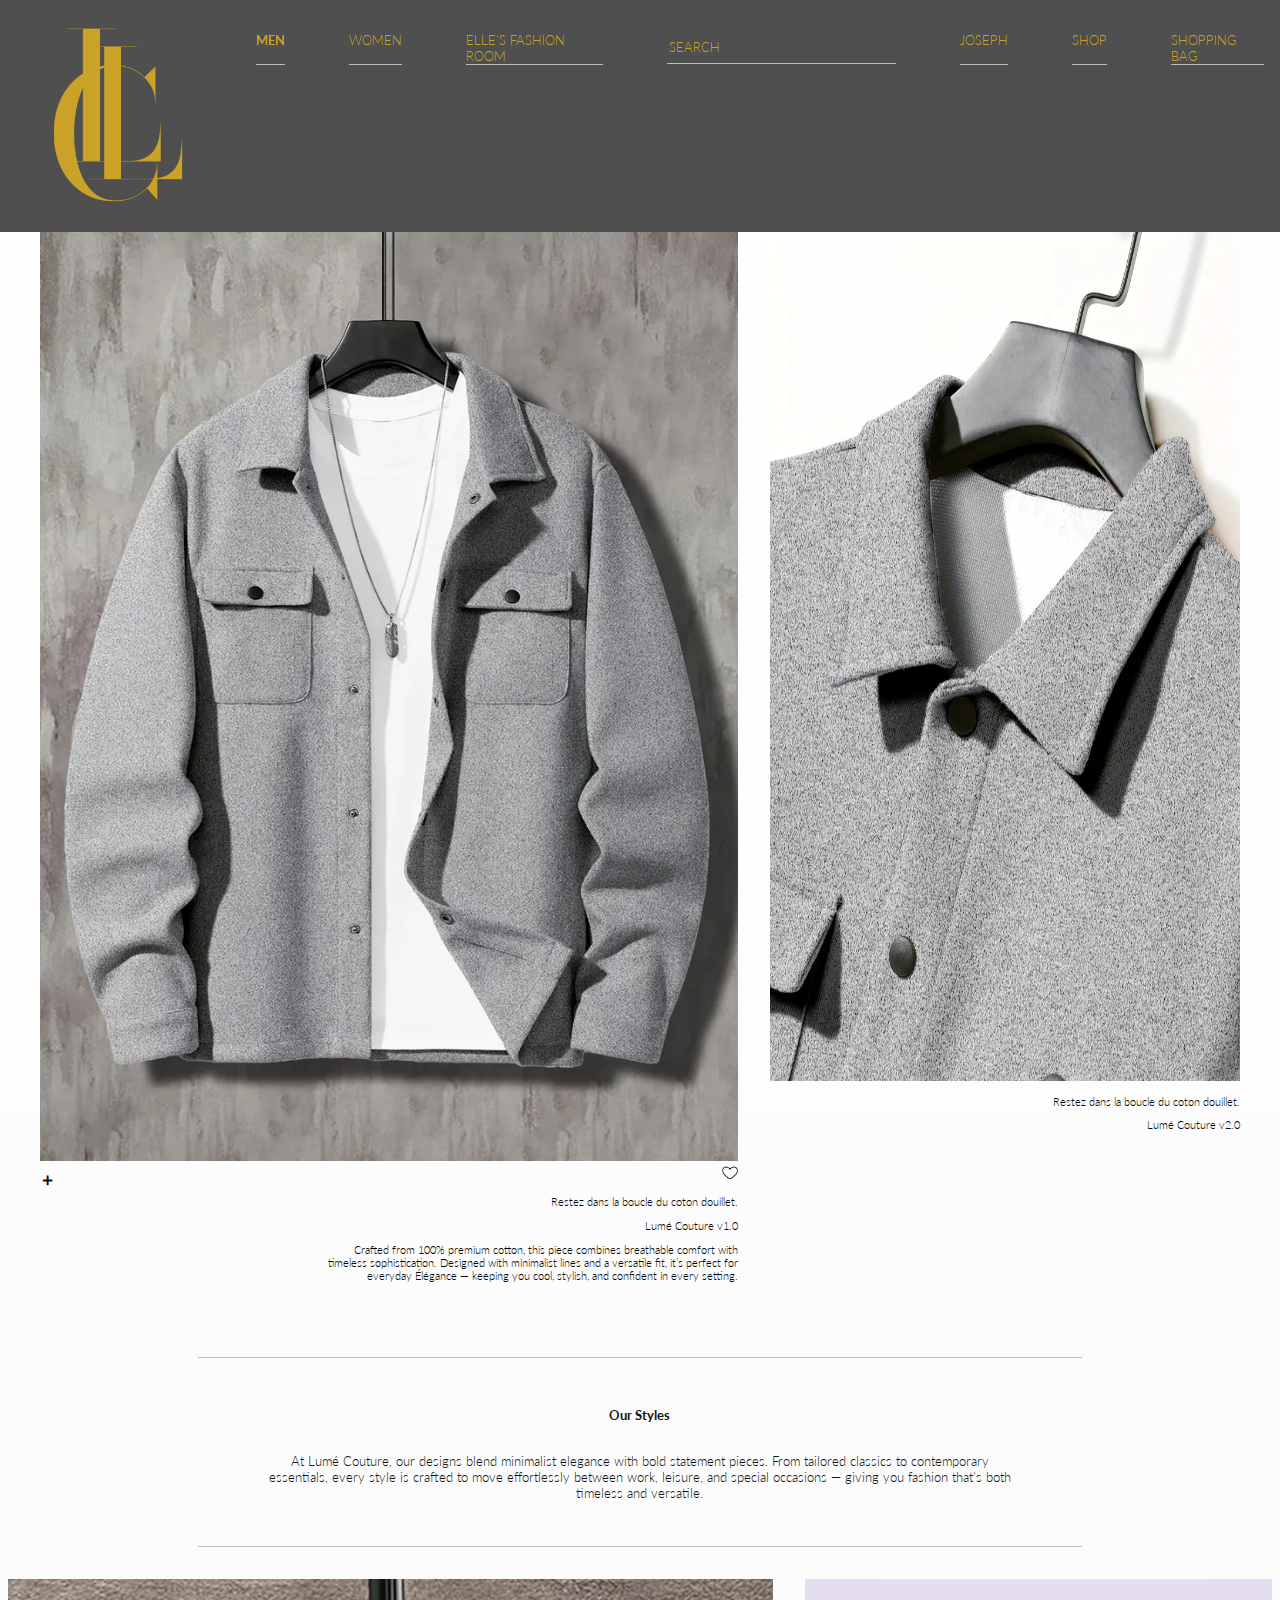
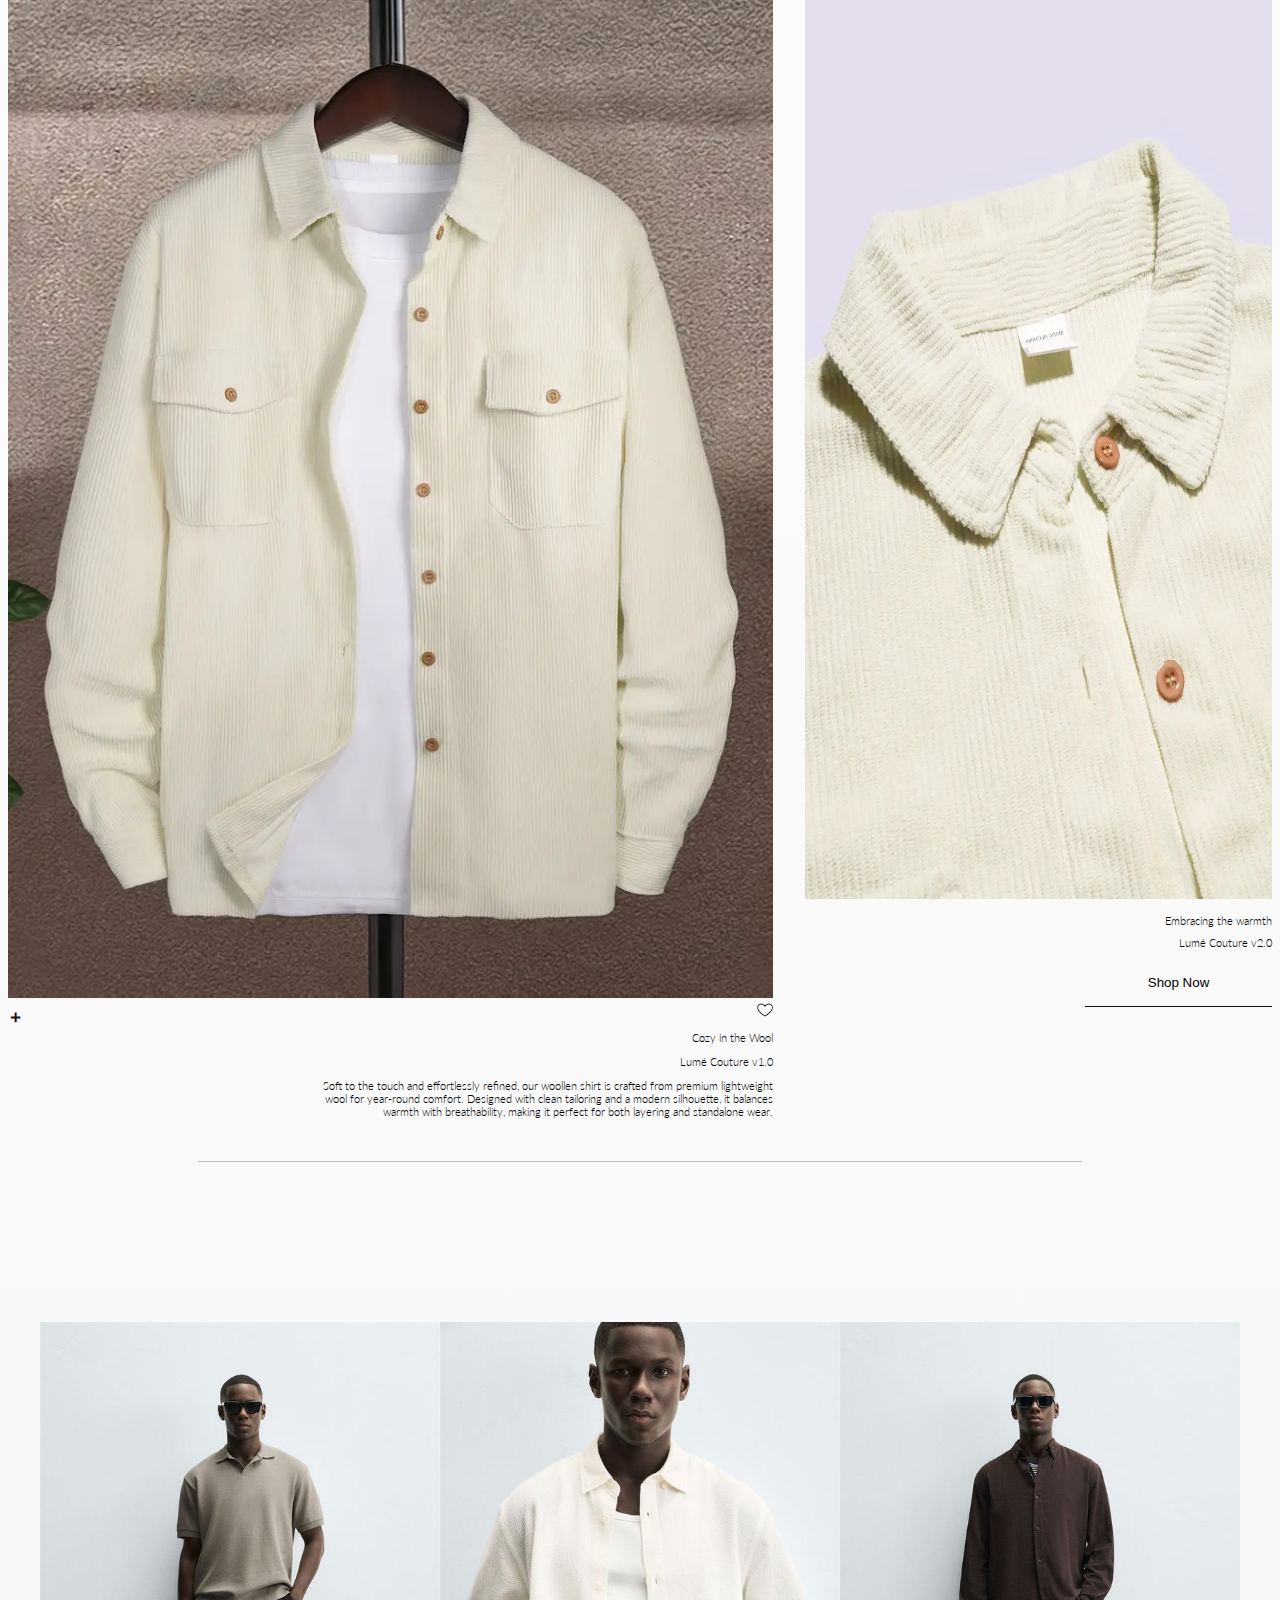
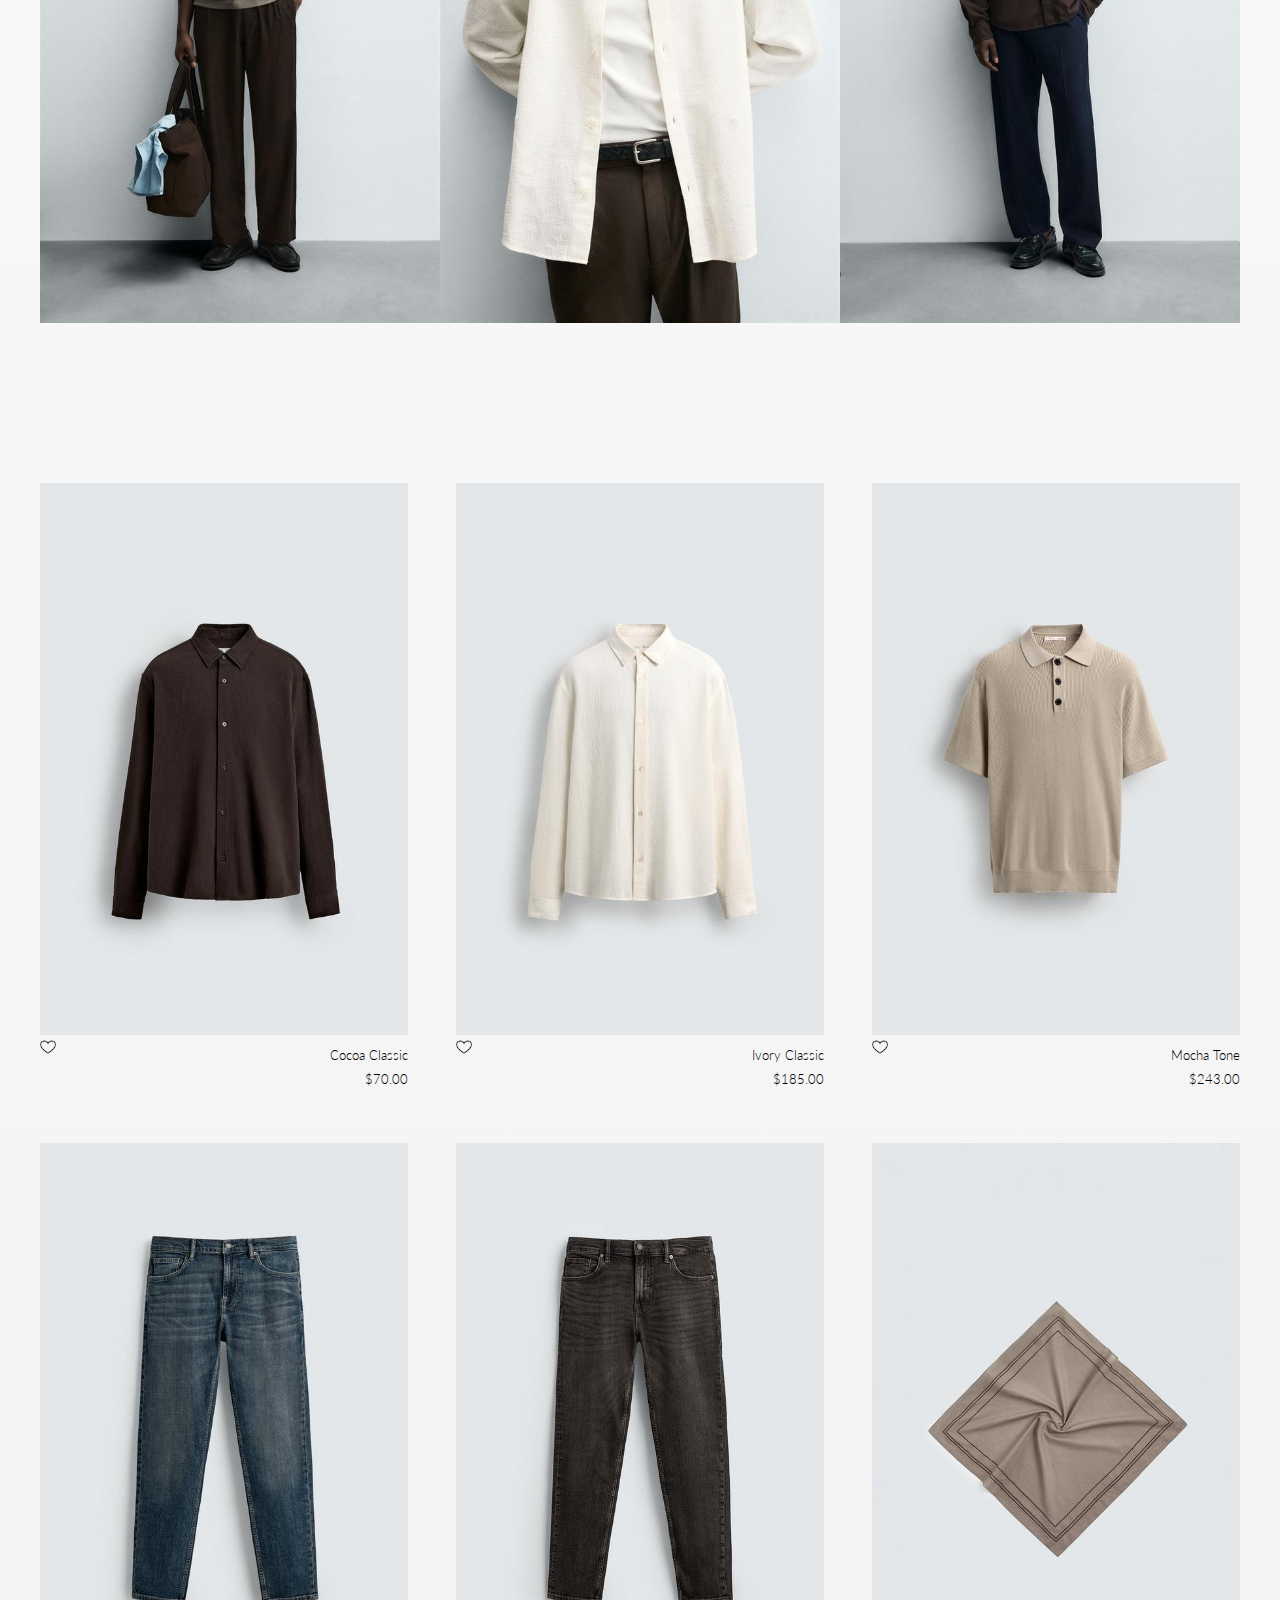
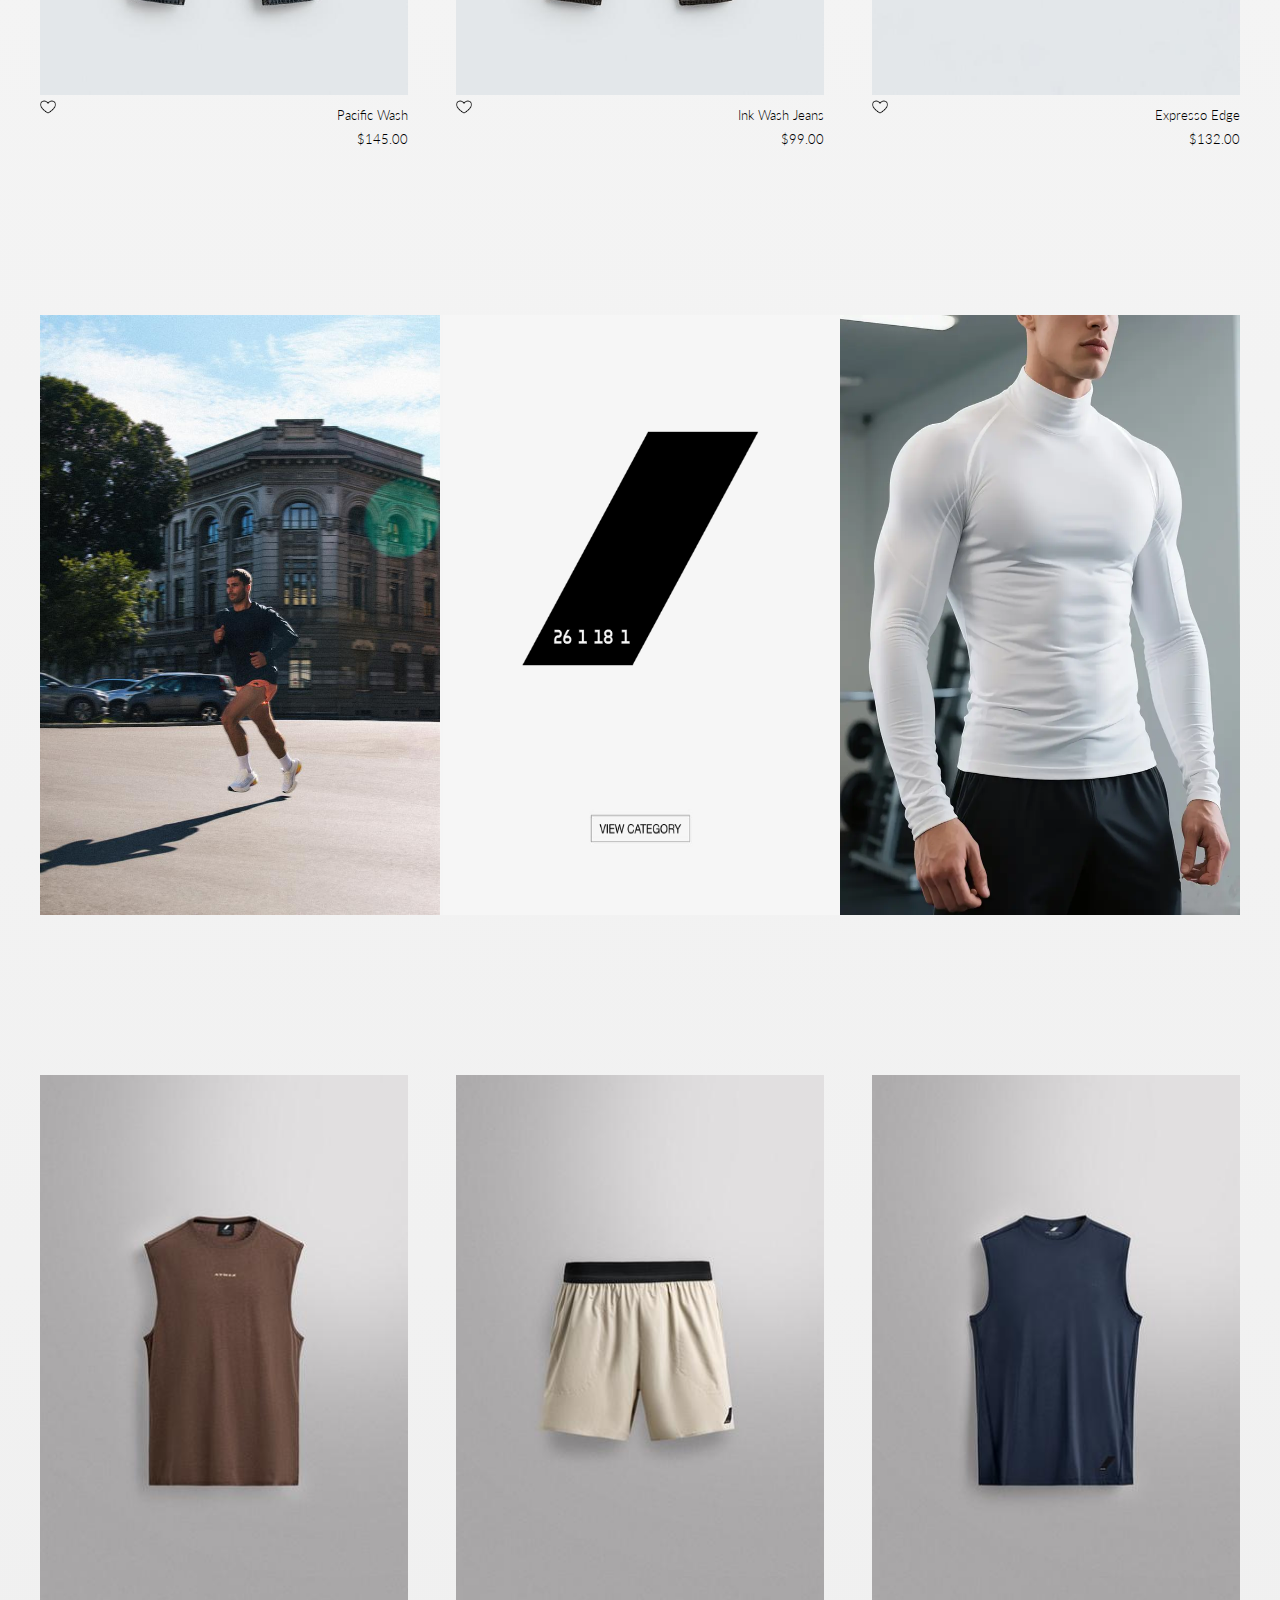
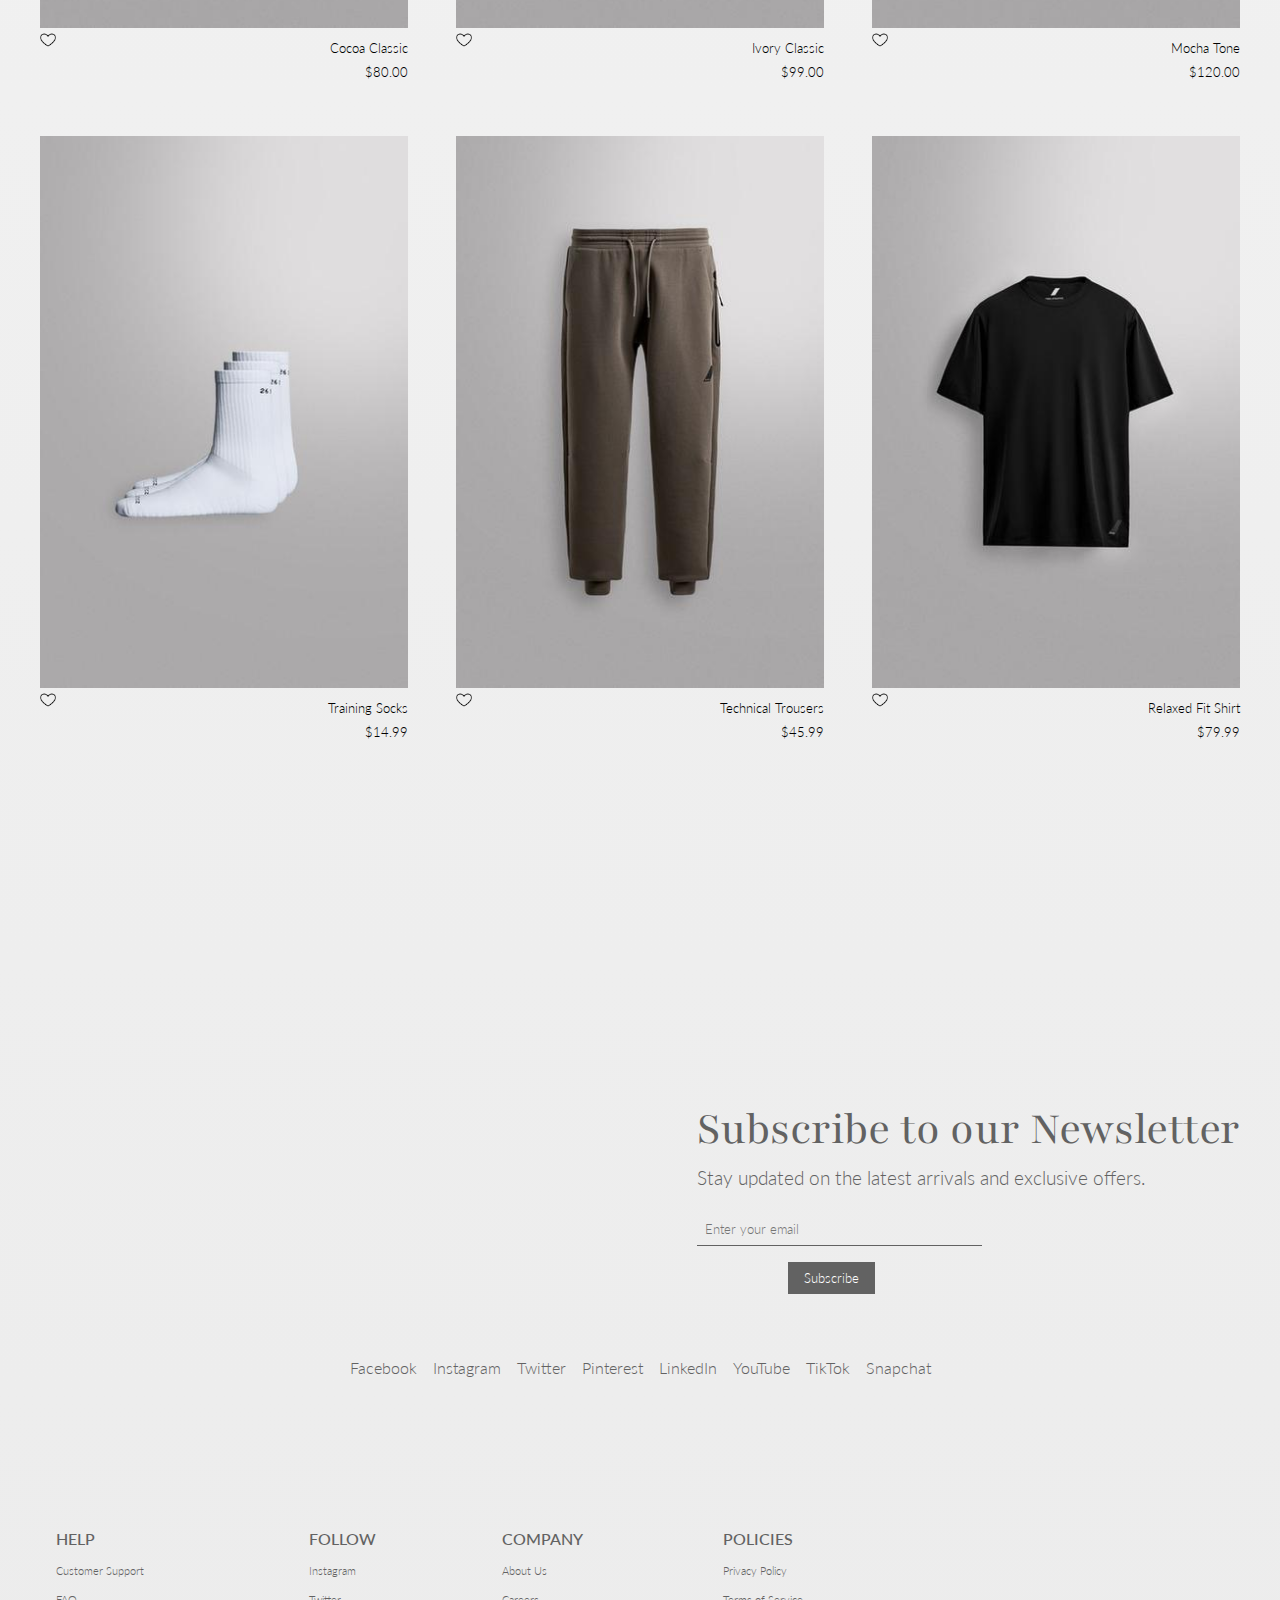
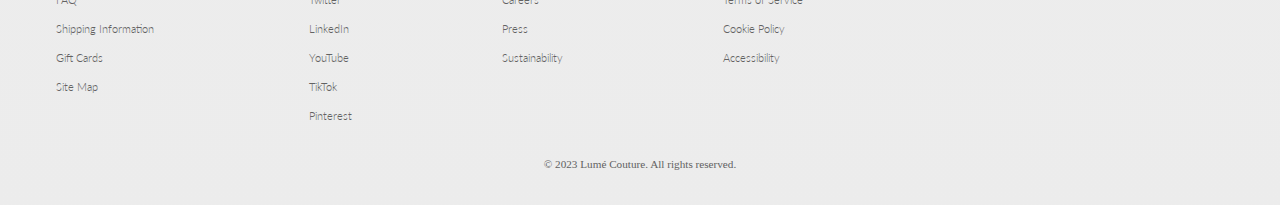
<file: index.html>
<!DOCTYPE html>
<html lang="en">
  <head>
    <meta charset="UTF-8" />
    <meta name="viewport" content="width=device-width, initial-scale=1.0" />
    <link rel="preconnect" href="https://fonts.googleapis.com" />
    <link rel="preconnect" href="https://fonts.gstatic.com" crossorigin />
    <link
      href="https://fonts.googleapis.com/css2?family=Bodoni+Moda:ital,opsz,wght@0,6..96,400..900;1,6..96,400..900&family=Lato:ital,wght@0,100;0,300;0,400;0,700;0,900;1,100;1,300;1,400;1,700;1,900&family=Playfair:ital,opsz,wght@0,5..1200,300..900;1,5..1200,300..900&family=Wix+Madefor+Text:ital,wght@0,400..800;1,400..800&display=swap"
      rel="stylesheet"
    />
    <link rel="stylesheet" href="styles/main.css" />
    <title>Lumé Couture: Home</title>
  </head>
  <body>
    <header>
      <!-- HAMBURGER ICON -->

      <img src="assets/imgs/Lume Couture Black.png" alt="Lumé Couture Logo" />
      <img
        class="hidden"
        src="assets/imgs/Lume couture.png"
        alt="Lumé Couture Logo"
      />
      <nav>
        <ul>
          <li class="active men-toggle">
            <a href="index.html" onclick="toggleMenMenu()">MEN</a>
          </li>
          <li><a href="#" onclick="toggleWomenMenu()">WOMEN</a></li>
          <li>
            <a href="#" onclick="toggleElleMenu()">ELLE'S FASHION ROOM</a>
          </li>
          <input type="search" placeholder="SEARCH" />
          <li><a href="#">JOSEPH</a></li>
          <li><a href="shop.html">SHOP</a></li>
          <li><a href="shopping_bag.html">SHOPPING BAG</a></li>
        </ul>
      </nav>
      <aside class="men-menu">
        <ul>
          <li><a href="#">Trousers</a></li>
          <li><a href="#">Shirts and Vests</a></li>
          <li><a href="#">Sweaters</a></li>
          <li><a href="#">Outerwear</a></li>
          <li><a href="#">Accessories</a></li>
          <li><a href="#">Footwear</a></li>
          <li><a href="#">Bags</a></li>
          <li><a href="#">Jewelry</a></li>
          <li><a href="#">Watches</a></li>
          <li><a href="#">Belts</a></li>
          <li><a href="#">Hats</a></li>
        </ul>
      </aside>
    </header>

    <section class="displays">
      <div class="display-01">
        <div class="display-01-left">
          <img
            src="assets/imgs/Men Clothing/6ad13de5-690f-4756-b317-181e3bc2af53.webp"
            alt=""
          />
          <div class="display-01-left-info">
            <span class="add-to-cart"><a href="#">+</a></span>
            <span class="product-info">
              <a href="#" onclick="toggleFavorite(this)"
                ><img src="assets/imgs/Icons/favorite.png" alt=""
              /></a>
              <p>Restez dans la boucle du coton douillet.</p>
              <p>Lumé Couture v1.0</p>
              <p>
                Crafted from 100% premium cotton, this piece combines breathable
                comfort with timeless sophistication. Designed with minimalist
                lines and a versatile fit, it’s perfect for everyday Élégance —
                keeping you cool, stylish, and confident in every setting.
              </p>
            </span>
            <!-- <button>Shop Now</button> -->
          </div>
        </div>
        <div class="display-01-right">
          <img
            src="assets/imgs/Men Clothing/cb14580a-ed29-49b7-92a7-7ad0dae5af30.webp"
            alt=""
          />
          <div class="display-01-right-info">
            <p>Restez dans la boucle du coton douillet.</p>
            <p>Lumé Couture v2.0</p>
            <!-- <button>Shop Now</button> -->
          </div>
        </div>
      </div>
    </section>

    <hr />

    <div class="media-description">
      <h4>Our Styles</h4>
      <p>
        At Lumé Couture, our designs blend minimalist elegance with bold
        statement pieces. From tailored classics to contemporary essentials,
        every style is crafted to move effortlessly between work, leisure, and
        special occasions — giving you fashion that’s both timeless and
        versatile.
      </p>
    </div>

    <hr />

    <div class="display-01">
      <div class="display-01-left">
        <img
          src="assets/imgs/Men Clothing/c05b4979-a235-4644-b5cb-0c3c2bc9c213.webp"
          alt=""
        />
        <div class="display-01-left-info">
          <span class="add-to-cart"><a href="#">+</a></span>
          <span class="product-info">
            <a onclick="toggleFavorite(this)" href="#"
              ><img src="assets/imgs/Icons/favorite.png" alt=""
            /></a>
            <p>Cozy in the Wool</p>
            <p>Lumé Couture v1.0</p>
            <p>
              Soft to the touch and effortlessly refined, our woollen shirt is
              crafted from premium lightweight wool for year-round comfort.
              Designed with clean tailoring and a modern silhouette, it balances
              warmth with breathability, making it perfect for both layering and
              standalone wear.
            </p>
          </span>
          <!-- <button>Shop Now</button> -->
        </div>
      </div>
      <div class="display-01-right">
        <img
          src="assets/imgs/Men Clothing/cfe4f579-7c4e-40e3-acb9-35e134a18bf6.webp"
          alt=""
        />
        <div class="display-01-right-info">
          <p>Embracing the warmth</p>
          <p>Lumé Couture v2.0</p>
          <button>Shop Now</button>
        </div>
      </div>
    </div>

    <hr />

    <!-- <section>
      <div class="category">
        <div class="knitted-wear">
          <img
            src="/assets/imgs/Men Clothing/70880fcd3dc204e32e6d43fd18d854c1_1733844335096.webp"
            alt=""
          />
          <h4>Knitted Wear</h4>
        </div>

        <div class="trousers">
          <img
            src="/assets/imgs/Men Clothing/bc596aa9-6cf6-487d-b403-1ecf11379801.webp"
            alt=""
          />
          <h4>Trousers</h4>
        </div>

        <div class="shirt">
          <img
            src="/assets/imgs/Men Clothing/fb9cac40-aa92-46d3-bf0c-b5c88b7a7f74.webp"
            alt=""
          />
          <h4>Shirts</h4>
        </div>

        <div class="outerwear">
          <img
            src="/assets/imgs/Men Clothing/f702bcdf-cc04-40f0-89ce-86f6eb92ea11.webp"
            alt=""
          />
          <h4>Outerwear</h4>
        </div>
      </div>
    </section> -->

    <section class="first-container">
      <div class="main-gallery">
        <img src="assets/imgs/Men Clothing/04092332707-p.jpg" alt="" />
        <img src="assets/imgs/Men Clothing/07545340251-a4.jpg" alt="" />
        <img src="assets/imgs/Men Clothing/07545340700-p.jpg" alt="" />
      </div>

      <div class="product-gallery">
        <div class="product-1">
          <a href="shop.html"
            ><img src="assets/imgs/Men Clothing/07545340700-e1.jpg" alt=""
          /></a>

          <span class="product-info">
            <a href="#" onclick="toggleFavorite(this)"
              ><img src="assets/imgs/Icons/favorite.png" alt=""
            /></a>
            <div>
              <p data-product-name="Cocoa Classic">Cocoa Classic</p>
              <p data-product-price="$70.00">$70.00</p>
            </div>
          </span>
        </div>
        <div class="product-2">
          <a href="shop.html"
            ><img src="assets/imgs/Men Clothing/07545340251-e1.jpg" alt=""
          /></a>
          <span class="product-info">
            <a href="#" onclick="toggleFavorite(this)"
              ><img src="assets/imgs/Icons/favorite.png" alt=""
            /></a>
            <div>
              <p data-product-name="Ivory Classic">Ivory Classic</p>
              <p data-product-price="$185.00">$185.00</p>
            </div>
          </span>
        </div>
        <div class="product-3">
          <a href="shop.html"
            ><img src="assets/imgs/Men Clothing/03284325707-e1.jpg" alt=""
          /></a>
          <span class="product-info">
            <a href="#" onclick="toggleFavorite(this)"
              ><img src="assets/imgs/Icons/favorite.png" alt=""
            /></a>
            <div>
              <p data-product-name="Mocha Tone">Mocha Tone</p>
              <p data-product-price="$243.00">$243.00</p>
            </div>
          </span>
        </div>
        <div class="product-4">
          <a href="shop.html"
            ><img src="assets/imgs/Men Clothing/00774350407-e1.jpg" alt=""
          /></a>
          <span class="product-info">
            <a href="#" onclick="toggleFavorite(this)"
              ><img src="assets/imgs/Icons/favorite.png" alt=""
            /></a>
            <div>
              <p data-product-name="Pacific Wash">Pacific Wash</p>
              <p data-product-price="$145.00">$145.00</p>
            </div>
          </span>
        </div>
        <div class="product-5">
          <a href="shop.html"
            ><img src="assets/imgs/Men Clothing/00774350814-e1.jpg" alt=""
          /></a>
          <span class="product-info">
            <a href="#" onclick="toggleFavorite(this)"
              ><img src="assets/imgs/Icons/favorite.png" alt=""
            /></a>
            <div>
              <p data-product-name="Ink Wash Jeans">Ink Wash Jeans</p>
              <p data-product-price="$99.00">$99.00</p>
            </div>
          </span>
        </div>
        <div class="product-6">
          <a href="shop.html"
            ><img src="assets/imgs/Men Clothing/03920468700-ult28.jpg" alt=""
          /></a>
          <span class="product-info">
            <a href="#" onclick="toggleFavorite(this)"
              ><img src="assets/imgs/Icons/favorite.png" alt=""
            /></a>
            <div>
              <p data-product-name="Expresso Edge">Expresso Edge</p>
              <p data-product-price="$132.00">$132.00</p>
            </div>
          </span>
        </div>
      </div>
    </section>

    <section class="second-container">
      <div class="sports-gallery">
        <img src="assets/imgs/Men Clothing/Sports/T9643920540-p.jpg" alt="" />
        <a href="#">
          <img
            src="assets/imgs/Men Clothing/Sports/Screenshot 2025-08-22 104953.png"
            alt=""
        /></a>
        <img
          src="assets/imgs/Men Clothing/Sports/a4db5e45df784832bbd55c8bdbd59a72-goods.webp"
          alt=""
        />
      </div>
      <div class="product-gallery">
        <div class="product-1">
          <a href="shop.html"
            ><img
              src="assets/imgs/Men Clothing/Sports/05868302700-e1.jpg"
              alt=""
          /></a>

          <span class="product-info">
            <a href="#" onclick="toggleFavorite(this)"
              ><img src="assets/imgs/Icons/favorite.png" alt=""
            /></a>
            <div>
              <p data-product-name="Cocoa Classic">Cocoa Classic</p>
              <p data-product-price="$80.00">$80.00</p>
            </div>
          </span>
        </div>
        <div class="product-2">
          <a href="shop.html"
            ><img
              src="assets/imgs/Men Clothing/Sports/04387304251-e1.jpg"
              alt=""
          /></a>
          <span class="product-info">
            <a href="#" onclick="toggleFavorite(this)"
              ><img src="assets/imgs/Icons/favorite.png" alt=""
            /></a>
            <div>
              <p data-product-name="Ivory Classic">Ivory Classic</p>
              <p data-product-price="$99.00">$99.00</p>
            </div>
          </span>
        </div>
        <div class="product-3">
          <a href="shop.html"
            ><img
              src="assets/imgs/Men Clothing/Sports/01943405401-e1.jpg"
              alt=""
          /></a>
          <span class="product-info">
            <a href="#" onclick="toggleFavorite(this)"
              ><img src="assets/imgs/Icons/favorite.png" alt=""
            /></a>
            <div>
              <p data-product-name="Mocha Tone">Mocha Tone</p>
              <p data-product-price="$120.00">$120.00</p>
            </div>
          </span>
        </div>
        <div class="product-4">
          <a href="shop.html"
            ><img
              src="assets/imgs/Men Clothing/Sports/training socks.jpg"
              alt=""
          /></a>
          <span class="product-info">
            <a href="#" onclick="toggleFavorite(this)"
              ><img src="assets/imgs/Icons/favorite.png" alt=""
            /></a>
            <div>
              <p data-product-name="Training Socks">Training Socks</p>
              <p data-product-price="$14.99">$14.99</p>
            </div>
          </span>
        </div>
        <div class="product-5">
          <a href="shop.html"
            ><img
              src="assets/imgs/Men Clothing/Sports/technical trousers.jpg"
              alt=""
          /></a>
          <span class="product-info">
            <a href="#" onclick="toggleFavorite(this)"
              ><img src="assets/imgs/Icons/favorite.png" alt=""
            /></a>
            <div>
              <p data-product-name="Technical Trousers">Technical Trousers</p>
              <p data-product-price="$45.99">$45.99</p>
            </div>
          </span>
        </div>
        <div class="product-6">
          <a href="shop.html"
            ><img
              src="assets/imgs/Men Clothing/Sports/relaxed fit shirt.jpg"
              alt=""
          /></a>
          <span class="product-info">
            <a href="#" onclick="toggleFavorite(this)"
              ><img src="assets/imgs/Icons/favorite.png" alt=""
            /></a>
            <div>
              <p data-product-name="Relaxed Fit Shirt">Relaxed Fit Shirt</p>
              <p data-product-price="$79.99">$79.99</p>
            </div>
          </span>
        </div>
      </div>
    </section>

    <footer>
      <div class="newsletter">
        <div></div>
        <!-- <img src="assets/imgs/Lume couture.png" alt="" /> -->
        <div class="newsletter-content">
          <h4>Subscribe to our Newsletter</h4>
          <p>Stay updated on the latest arrivals and exclusive offers.</p>
          <form action="#">
            <input type="email" placeholder="Enter your email" required />
            <button type="submit">Subscribe</button>
          </form>
        </div>
      </div>

      <div class="socials">
        <a href="#">Facebook</a>
        <a href="#">Instagram</a>
        <a href="#">Twitter</a>
        <a href="#">Pinterest</a>
        <a href="#">LinkedIn</a>
        <a href="#">YouTube</a>
        <a href="#">TikTok</a>
        <a href="#">Snapchat</a>
      </div>

      <table>
        <tr>
          <th>HELP</th>
          <th>FOLLOW</th>
          <th>COMPANY</th>
          <th>POLICIES</th>
        </tr>
        <tr>
          <td><a href="#">Customer Support</a></td>
          <td><a href="#">Instagram</a></td>
          <td><a href="#">About Us</a></td>
          <td><a href="#">Privacy Policy</a></td>
        </tr>
        <tr>
          <td><a href="#">FAQ</a></td>
          <td><a href="#">Twitter</a></td>
          <td><a href="#">Careers</a></td>
          <td><a href="#">Terms of Service</a></td>
        </tr>
        <tr>
          <td><a href="#">Shipping Information</a></td>
          <td><a href="#">LinkedIn</a></td>
          <td><a href="#">Press</a></td>
          <td><a href="#">Cookie Policy</a></td>
        </tr>
        <tr>
          <td><a href="#">Gift Cards</a></td>
          <td><a href="#">YouTube</a></td>
          <td><a href="#">Sustainability</a></td>
          <td><a href="#">Accessibility</a></td>
        </tr>
        <tr>
          <td><a href="#">Site Map</a></td>
          <td><a href="#">TikTok</a></td>
        </tr>
        <tr>
          <td></td>
          <td><a href="#">Pinterest</a></td>
        </tr>
      </table>
      <div class="copyright">
        <p>&copy; 2023 Lumé Couture. All rights reserved.</p>
      </div>
    </footer>
    <script src="js/main.js"></script>
  </body>
</html>
</file>
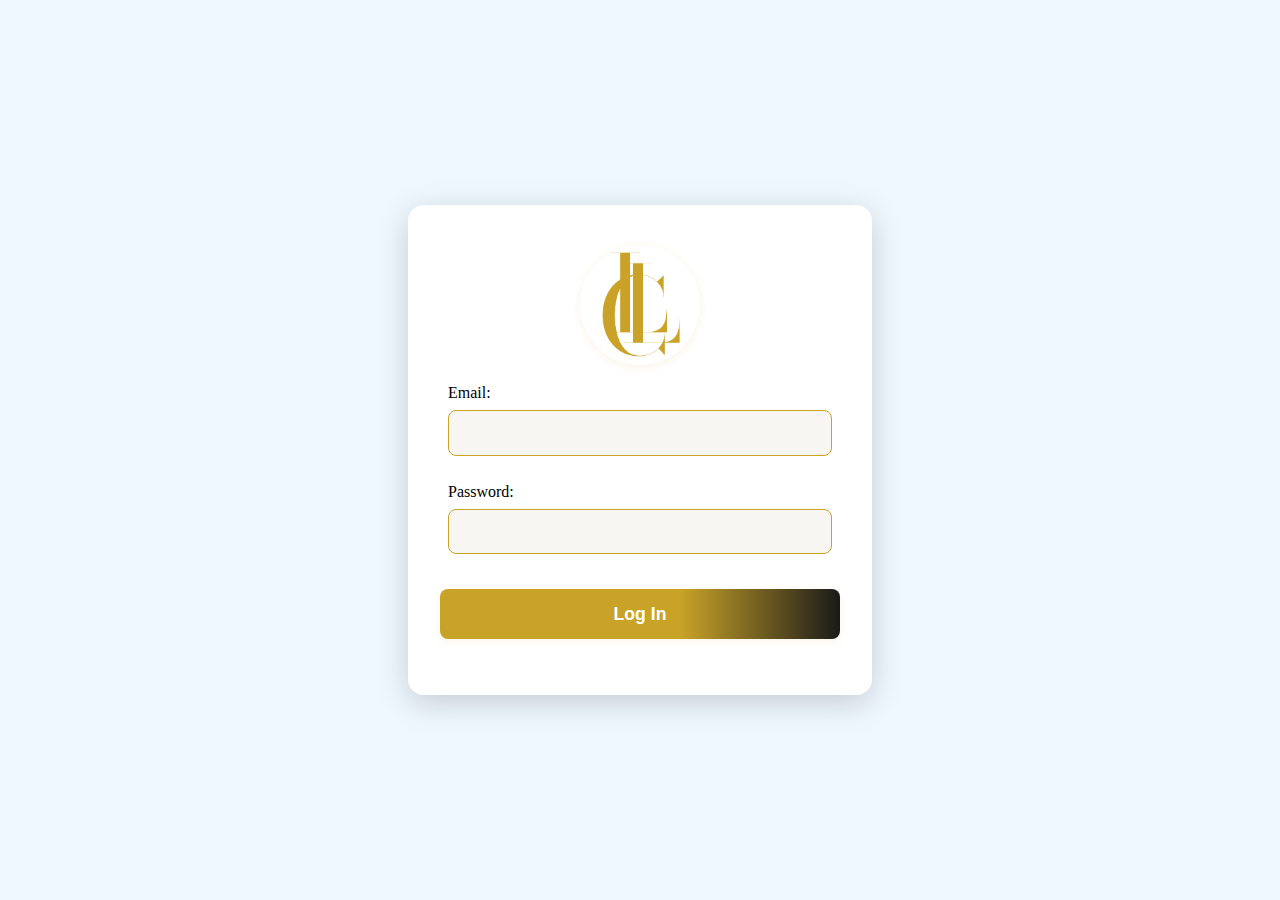
<file: login.html>
<!DOCTYPE html>
<html lang="en">
<head>
    <meta charset="UTF-8">
    <meta name="viewport" content="width=device-width, initial-scale=1.0">
    <link rel="stylesheet" href="/styles/login.css">
    <title>Log In</title>
</head>
<body>
    <section class="login-container">
        <img src="/assets/imgs/Lume couture.png" alt="">
        <form action="/login" method="POST">
            <div class="form-group">
                <label for="email">Email:</label>
                <input type="email" id="email" name="email" required>
            </div>
            <div class="form-group">
                <label for="password">Password:</label>
                <input type="password" id="password" name="password" required>
            </div>
            <button type="submit">Log In</button>
        </form>
    </section>
</body>
</html>
</file>
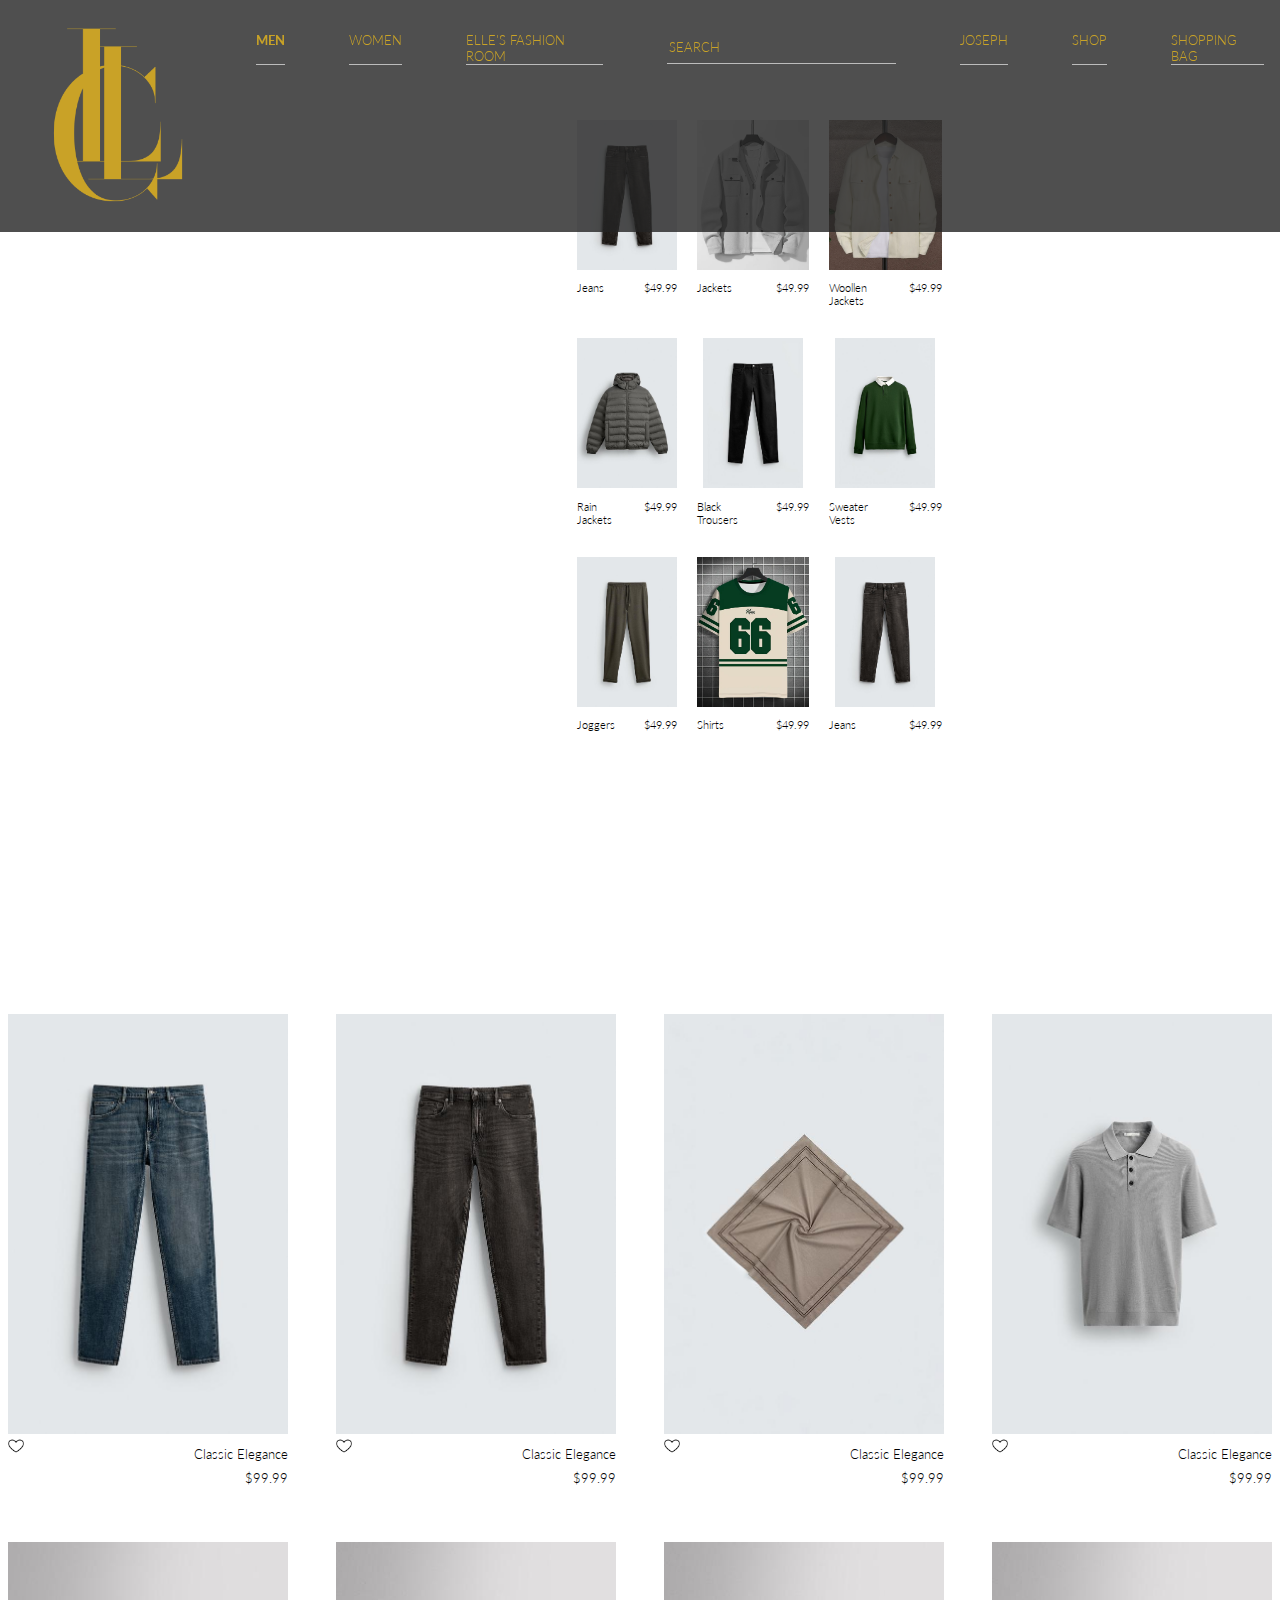
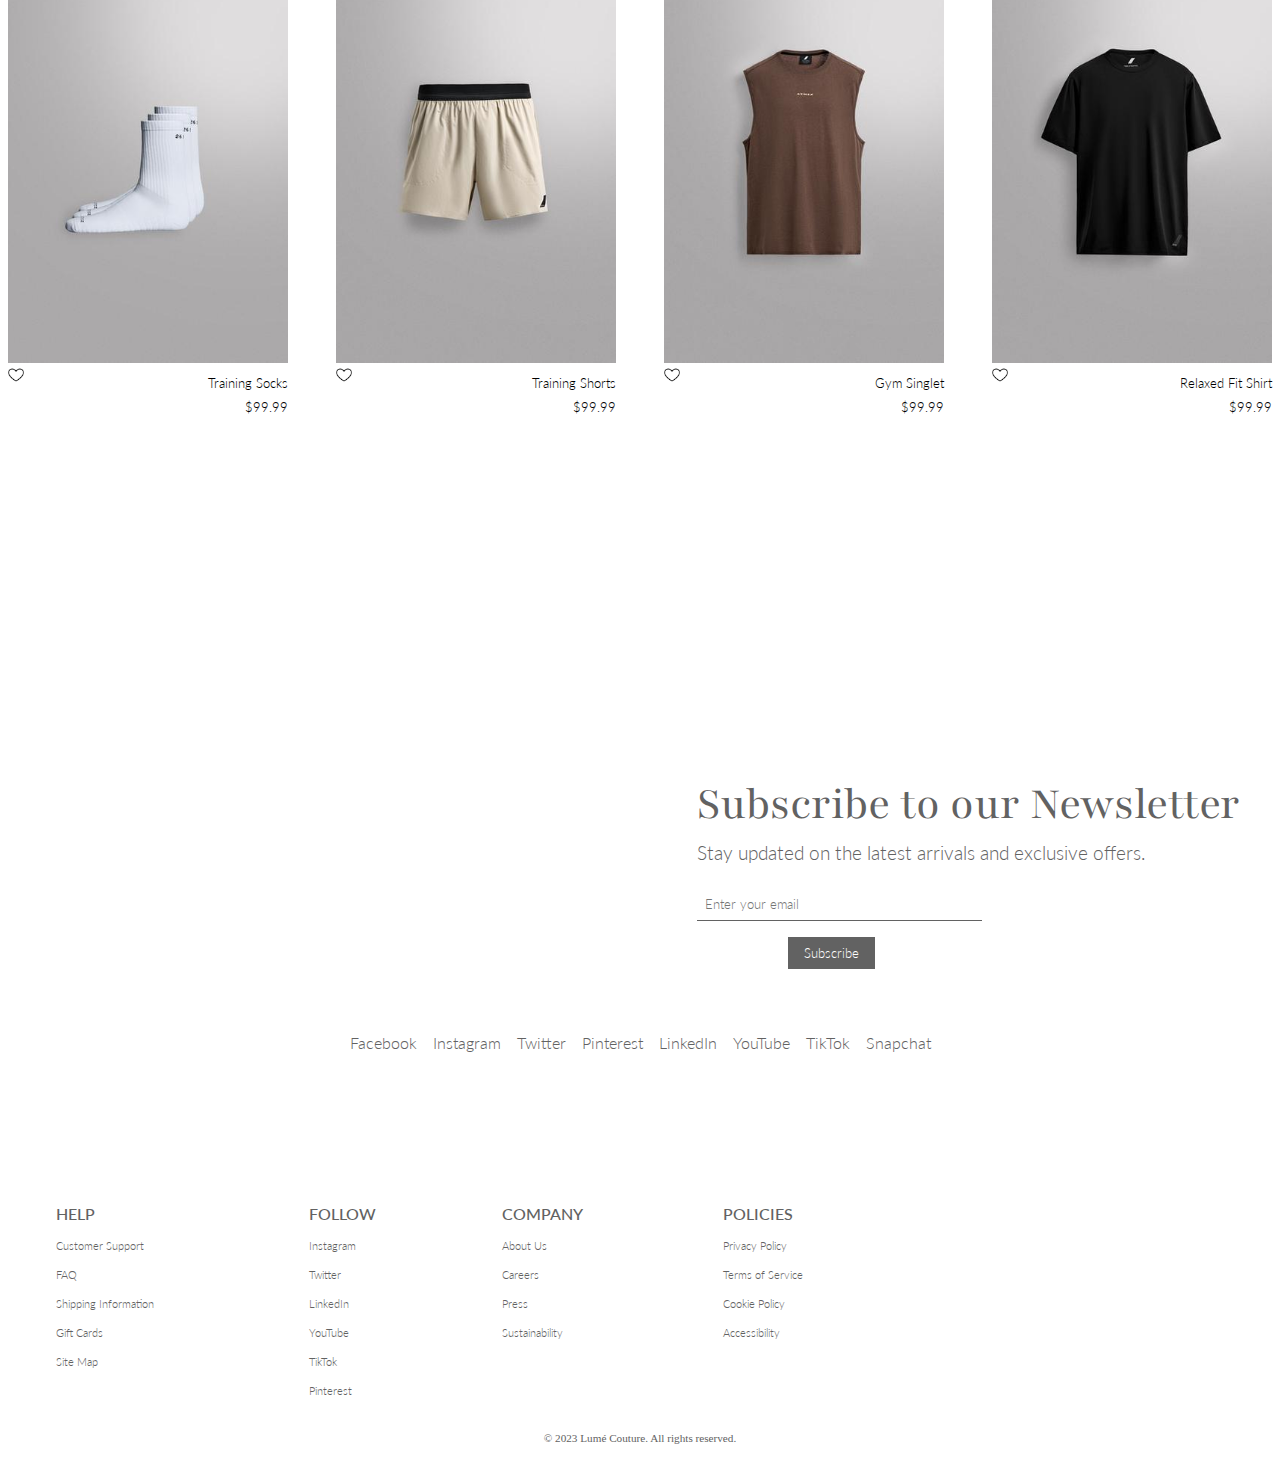
<file: shop.html>
<!DOCTYPE html>
<html lang="en">
  <head>
    <meta charset="UTF-8" />
    <meta name="viewport" content="width=device-width, initial-scale=1.0" />
    <link
      href="https://fonts.googleapis.com/css2?family=Bodoni+Moda:ital,opsz,wght@0,6..96,400..900;1,6..96,400..900&family=Lato:ital,wght@0,100;0,300;0,400;0,700;0,900;1,100;1,300;1,400;1,700;1,900&family=Playfair:ital,opsz,wght@0,5..1200,300..900;1,5..1200,300..900&family=Wix+Madefor+Text:ital,wght@0,400..800;1,400..800&display=swap"
      rel="stylesheet"
    />
    <link rel="stylesheet" href="styles/shop.css" />
    <title>Lume Couture: Shop</title>
  </head>
  <body>
    <header>
      <!-- HAMBURGER ICON -->

      <img src="assets/imgs/Lume Couture Black.png" alt="Lumé Couture Logo" />
      <img
        class="hidden"
        src="assets/imgs/Lume couture.png"
        alt="Lumé Couture Logo"
      />
      <nav>
        <ul>
          <li class="active men-toggle">
            <a href="index.html" onclick="toggleMenMenu()">MEN</a>
          </li>
          <li><a href="#" onclick="toggleWomenMenu()">WOMEN</a></li>
          <li>
            <a href="#" onclick="toggleElleMenu()">ELLE'S FASHION ROOM</a>
          </li>
          <input type="search" placeholder="SEARCH" />
          <li><a href="#">JOSEPH</a></li>
          <li><a href="#">SHOP</a></li>
          <li><a href="shopping_bag.html">SHOPPING BAG</a></li>
        </ul>
      </nav>
    </header>
    <section class="product-container">
      <div class="product-item" id="selected-product">
        <!-- Product details will be displayed here -->
      </div>
      <div class="similar-products">
        <div class="similar-product-item">
          <img src="assets/imgs/Men Clothing/00774350814-e1.jpg" alt="" />
          <div class="similar-product-info">
            <p>Jeans</p>
            <p>$49.99</p>
          </div>
        </div>

        <div class="similar-product-item">
          <img
            src="assets/imgs/Men Clothing/5b84b92c-8433-4e8a-bf5c-4235327c4144.webp"
            alt="Similar Product Name"
          />
          <div class="similar-product-info">
            <p>Jackets</p>
            <p>$49.99</p>
          </div>
        </div>
        <div class="similar-product-item">
          <img
            src="assets/imgs/Men Clothing/c05b4979-a235-4644-b5cb-0c3c2bc9c213.webp"
            alt="Similar Product Name"
          />
          <div class="similar-product-info">
            <p>Woollen <br>Jackets</p>
            <p>$49.99</p>
          </div>
        </div>
        <div class="similar-product-item">
          <img
            src="assets/imgs/Men Clothing/04695208818-e1.jpg"
            alt="Similar Product Name"
          />
          <div class="similar-product-info">
            <p>Rain <br>Jackets</p>
            <p>$49.99</p>
          </div>
        </div>
        <div class="similar-product-item">
          <img
            src="assets/imgs/Men Clothing/00774350800-e1.jpg"
            alt="Similar Product Name"
          />
          <div class="similar-product-info">
            <p>Black <br>Trousers</p>
            <p>$49.99</p>
          </div>
        </div>
        <div class="similar-product-item">
          <img src="assets/imgs/Men Clothing/00526310540-e1.jpg" alt="" />
          <div class="similar-product-info">
            <p>Sweater <br> Vests</p>
            <p>$49.99</p>
          </div>
        </div>
        <div class="similar-product-item">
          <img
            src="assets/imgs/Men Clothing/00347870507-e1.jpg"
            alt="Similar Product Name"
          />
          <div class="similar-product-info">
            <p>Joggers</p>
            <p>$49.99</p>
          </div>
        </div>
        <div class="similar-product-item">
          <img
            src="assets/imgs/Men Clothing/94dbab67-23c1-4a9f-8370-8b14f0acf2f5.webp"
            alt=""
          />
          <div class="similar-product-info">
            <p>Shirts</p>
            <p>$49.99</p>
          </div>
        </div>
        <div class="similar-product-item">
          <img
            src="assets/imgs/Men Clothing/00774350814-e1.jpg"
            alt="Similar Product Name"
          />
          <div class="similar-product-info">
            <p>Jeans</p>
            <p>$49.99</p>
          </div>
        </div>
      </div>
    </section>

    <section class="other-products">
      <div class="other-product-container">
       <div class="product-1">
          <a href="shop.html"
            ><img src="assets/imgs/Men Clothing/00774350407-e1.jpg" alt=""
          /></a>
          <span class="product-info">
            <a href="#" onclick="toggleFavorite(this)"
              ><img src="assets/imgs/Icons/favorite.png" alt=""
            /></a>
            <div>
              <p data-product-name="Classic Elegance">Classic Elegance</p>
              <p data-product-price="$99.99">$99.99</p>
            </div>
          </span>
        </div>
        <div class="product-2">
          <a href="shop.html"
            ><img src="assets/imgs/Men Clothing/00774350814-e1.jpg" alt=""
          /></a>
          <span class="product-info">
            <a href="#" onclick="toggleFavorite(this)"
              ><img src="assets/imgs/Icons/favorite.png" alt=""
            /></a>
            <div>
              <p data-product-name="Classic Elegance">Classic Elegance</p>
              <p data-product-price="$99.99">$99.99</p>
            </div>
          </span>
        </div>
        <div class="product-3">
          <a href="shop.html"
            ><img src="assets/imgs/Men Clothing/03920468700-ult28.jpg" alt=""
          /></a>
          <span class="product-info">
            <a href="#" onclick="toggleFavorite(this)"
              ><img src="assets/imgs/Icons/favorite.png" alt=""
            /></a>
            <div>
              <p data-product-name="Classic Elegance">Classic Elegance</p>
              <p data-product-price="$99.99">$99.99</p>
            </div>
          </span>
        </div>
        <div class="product-4">
          <a href="shop.html"
            ><img src="assets/imgs/Men Clothing/03284325802-e1.jpg" alt=""
          /></a>
          <span class="product-info">
            <a href="#" onclick="toggleFavorite(this)"
              ><img src="assets/imgs/Icons/favorite.png" alt=""
            /></a>
            <div>
              <p data-product-name="Classic Elegance">Classic Elegance</p>
              <p data-product-price="$99.99">$99.99</p>
            </div>
          </span>
        </div>
        <div class="product-5">
          <a href="shop.html"
            ><img src="assets/imgs/Men Clothing/Sports/training socks.jpg" alt=""
          /></a>
          <span class="product-info">
            <a href="#" onclick="toggleFavorite(this)"
              ><img src="assets/imgs/Icons/favorite.png" alt=""
            /></a>
            <div>
              <p data-product-name="Training Socks">Training Socks</p>
              <p data-product-price="$99.99">$99.99</p>
            </div>
          </span>
        </div>
        <div class="product-6">
          <a href="shop.html"
            ><img src="assets/imgs/Men Clothing/Sports/04387304251-e1.jpg" alt=""
          /></a>
          <span class="product-info">
            <a href="#" onclick="toggleFavorite(this)"
              ><img src="assets/imgs/Icons/favorite.png" alt=""
            /></a>
            <div>
              <p data-product-name="Training Shorts">Training Shorts</p>
              <p data-product-price="$99.99">$99.99</p>
            </div>
          </span>
        </div>
        <div class="product-7">
          <a href="shop.html"
            ><img src="assets/imgs/Men Clothing/Sports/05868302700-e1.jpg" alt=""
          /></a>
          <span class="product-info">
            <a href="#" onclick="toggleFavorite(this)"
              ><img src="assets/imgs/Icons/favorite.png" alt=""
            /></a>
            <div>
              <p data-product-name="Gym Singlet">Gym Singlet</p>
              <p data-product-price="$99.99">$99.99</p>
            </div>
          </span>
        </div>
        <div class="product-8">
          <a href="shop.html"
            ><img src="assets/imgs/Men Clothing/Sports/relaxed fit shirt.jpg" alt=""
          /></a>
          <span class="product-info">
            <a href="#" onclick="toggleFavorite(this)"
              ><img src="assets/imgs/Icons/favorite.png" alt=""
            /></a>
            <div>
              <p data-product-name="Relaxed Fit Shirt">Relaxed Fit Shirt</p>
              <p data-product-price="$99.99">$99.99</p>
            </div>
          </span>
        </div>
      </div>
    </section>

    <footer>
      <div class="newsletter">
        <div></div>
        <!-- <img src="assets/imgs/Lume couture.png" alt="" /> -->
        <div class="newsletter-content">
          <h4>Subscribe to our Newsletter</h4>
          <p>Stay updated on the latest arrivals and exclusive offers.</p>
          <form action="#">
            <input type="email" placeholder="Enter your email" required />
            <button type="submit">Subscribe</button>
          </form>
        </div>
      </div>

      <div class="socials">
        <a href="#">Facebook</a>
        <a href="#">Instagram</a>
        <a href="#">Twitter</a>
        <a href="#">Pinterest</a>
        <a href="#">LinkedIn</a>
        <a href="#">YouTube</a>
        <a href="#">TikTok</a>
        <a href="#">Snapchat</a>
      </div>

      <table>
        <tr>
          <th>HELP</th>
          <th>FOLLOW</th>
          <th>COMPANY</th>
          <th>POLICIES</th>
        </tr>
        <tr>
          <td><a href="#">Customer Support</a></td>
          <td><a href="#">Instagram</a></td>
          <td><a href="#">About Us</a></td>
          <td><a href="#">Privacy Policy</a></td>
        </tr>
        <tr>
          <td><a href="#">FAQ</a></td>
          <td><a href="#">Twitter</a></td>
          <td><a href="#">Careers</a></td>
          <td><a href="#">Terms of Service</a></td>
        </tr>
        <tr>
          <td><a href="#">Shipping Information</a></td>
          <td><a href="#">LinkedIn</a></td>
          <td><a href="#">Press</a></td>
          <td><a href="#">Cookie Policy</a></td>
        </tr>
        <tr>
          <td><a href="#">Gift Cards</a></td>
          <td><a href="#">YouTube</a></td>
          <td><a href="#">Sustainability</a></td>
          <td><a href="#">Accessibility</a></td>
        </tr>
        <tr>
          <td><a href="#">Site Map</a></td>
          <td><a href="#">TikTok</a></td>
        </tr>
        <tr>
          <td></td>
          <td><a href="#">Pinterest</a></td>
        </tr>
      </table>
      <div class="copyright">
        <p>&copy; 2023 Lumé Couture. All rights reserved.</p>
      </div>
    </footer>

    <script src="js/shop.js"></script>
  </body>
</html>
</file>
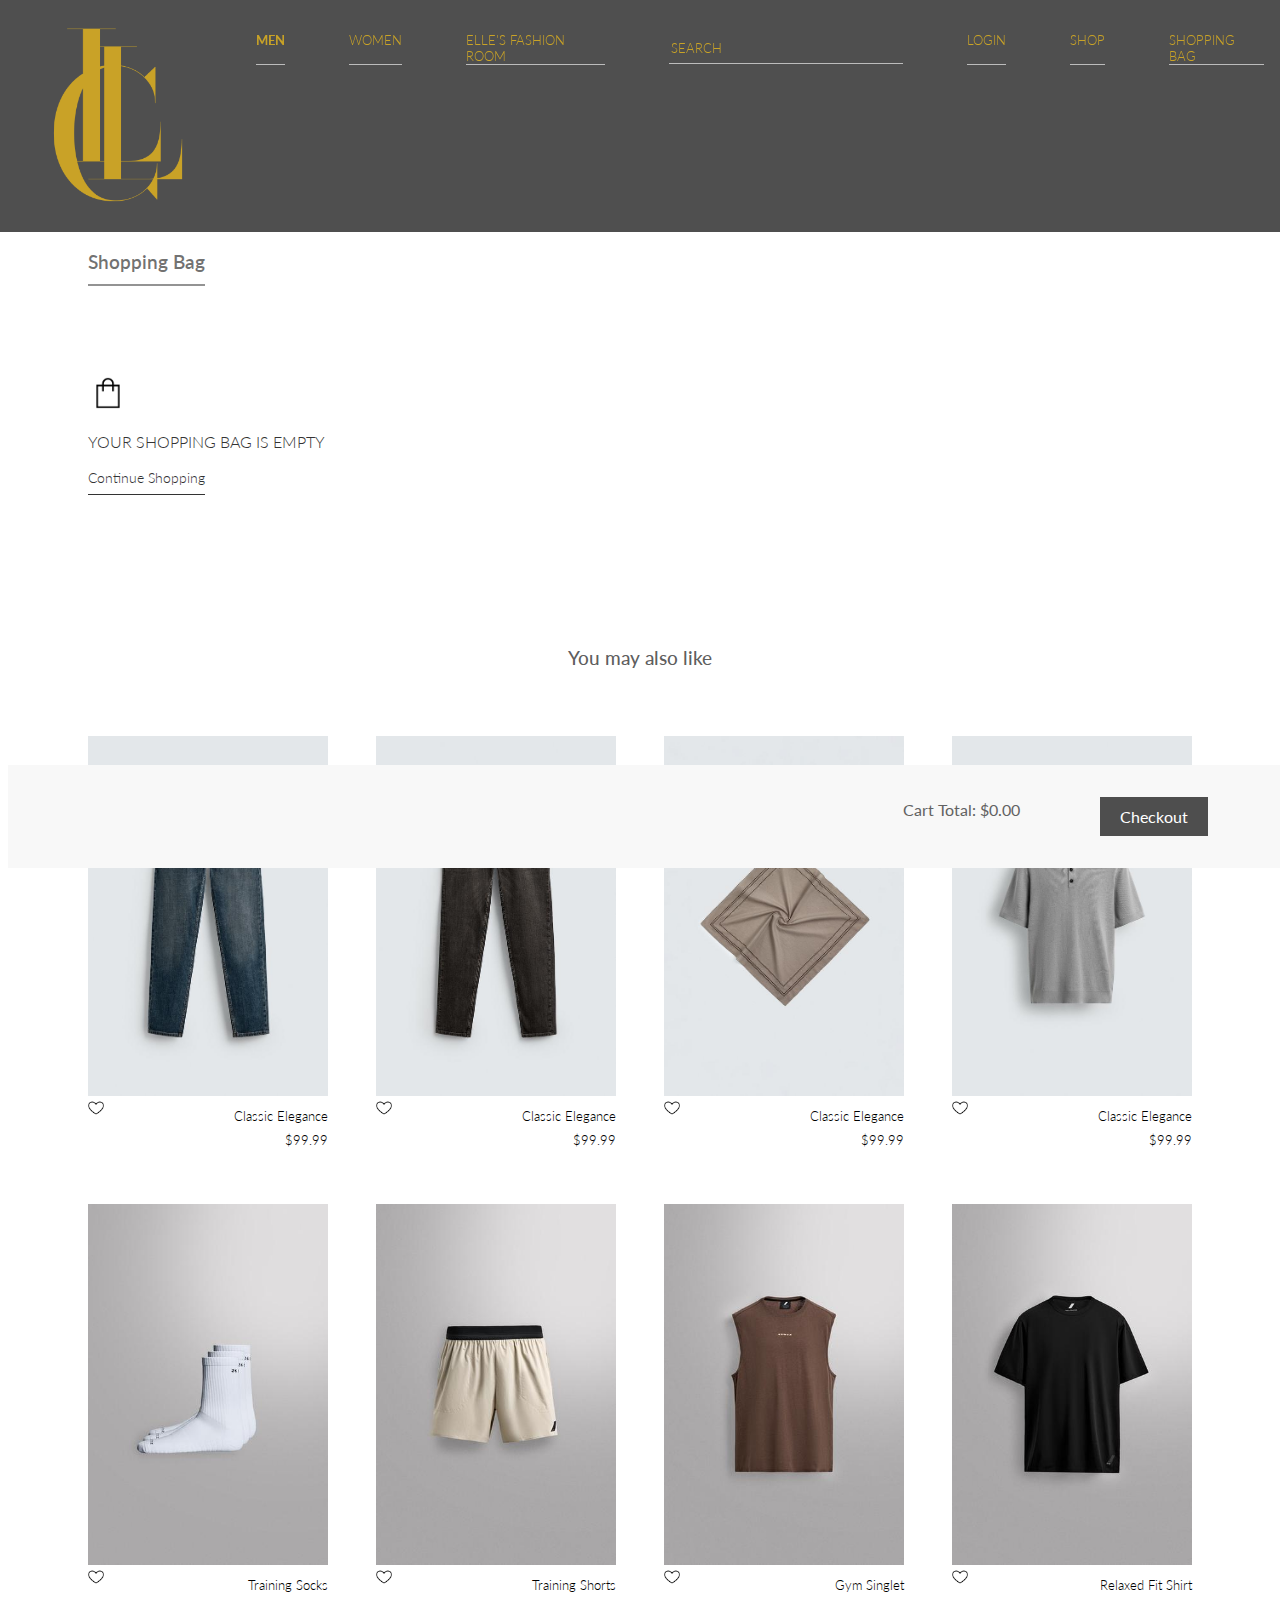
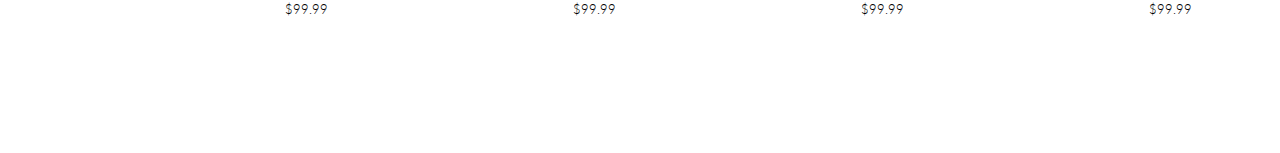
<file: shopping_bag.html>
<!DOCTYPE html>
<html lang="en">
  <head>
    <meta charset="UTF-8" />
    <meta name="viewport" content="width=device-width, initial-scale=1.0" />
    <link
      href="https://fonts.googleapis.com/css2?family=Bodoni+Moda:ital,opsz,wght@0,6..96,400..900;1,6..96,400..900&family=Lato:ital,wght@0,100;0,300;0,400;0,700;0,900;1,100;1,300;1,400;1,700;1,900&family=Playfair:ital,opsz,wght@0,5..1200,300..900;1,5..1200,300..900&family=Wix+Madefor+Text:ital,wght@0,400..800;1,400..800&display=swap"
      rel="stylesheet"
    />
    <link rel="stylesheet" href="styles/shopping_bag.css" />
    <title>Shopping Bag</title>
  </head>
  <body>
    <header>
      <!-- HAMBURGER ICON -->

      <img src="assets/imgs/Lume Couture Black.png" alt="Lumé Couture Logo" />
      <img
        class="hidden"
        src="assets/imgs/Lume couture.png"
        alt="Lumé Couture Logo"
      />
      <nav>
        <ul>
          <li class="active men-toggle">
            <a href="index.html" onclick="toggleMenMenu()">MEN</a>
          </li>
          <li><a href="#" onclick="toggleWomenMenu()">WOMEN</a></li>
          <li>
            <a href="#" onclick="toggleElleMenu()">ELLE'S FASHION ROOM</a>
          </li>
          <input type="search" placeholder="SEARCH" />
          <li><a href="login.html">LOGIN</a></li>
          <li><a href="shop.html">SHOP</a></li>
          <li><a href="shopping_bag.html">SHOPPING BAG</a></li>
        </ul>
      </nav>
    </header>
    <section class="layout-shop-footer">
      <div class="layout">
        <div id="cart-total">
          <p>Cart Total: $<span id="total-amount">0.00</span></p>
        </div>
        <button onclick="checkout()" id="checkout-button" popovertarget="checkout-info-popover">Checkout</button>
      </div>
    </section>

    <main class="top-container">
      <span><a href="#">Shopping Bag</a></span>
    </main>

    <div id="cart-items">
      <!-- Cart items will be displayed here -->
    </div>

    <!-- <div id="cart-total">
      <p>Cart Total: $<span id="total-amount">0.00</span></p>
    </div> -->

    <!-- <div class="cart-controls">
      <button id="clear-cart">Clear Cart</button>
    </div> -->

    <h3>You may also like</h3>
    <section class="other-products">
      <div class="other-product-container">
        <div class="product-1">
          <a href="shop.html"
            ><img src="assets/imgs/Men Clothing/00774350407-e1.jpg" alt=""
          /></a>
          <span class="product-info">
            <a href="#" onclick="toggleFavorite(this)"
              ><img src="assets/imgs/Icons/favorite.png" alt=""
            /></a>
            <div>
              <p data-product-name="Classic Elegance">Classic Elegance</p>
              <p data-product-price="$99.99">$99.99</p>
            </div>
          </span>
        </div>
        <div class="product-2">
          <a href="shop.html"
            ><img src="assets/imgs/Men Clothing/00774350814-e1.jpg" alt=""
          /></a>
          <span class="product-info">
            <a href="#" onclick="toggleFavorite(this)"
              ><img src="assets/imgs/Icons/favorite.png" alt=""
            /></a>
            <div>
              <p data-product-name="Classic Elegance">Classic Elegance</p>
              <p data-product-price="$99.99">$99.99</p>
            </div>
          </span>
        </div>
        <div class="product-3">
          <a href="shop.html"
            ><img src="assets/imgs/Men Clothing/03920468700-ult28.jpg" alt=""
          /></a>
          <span class="product-info">
            <a href="#" onclick="toggleFavorite(this)"
              ><img src="assets/imgs/Icons/favorite.png" alt=""
            /></a>
            <div>
              <p data-product-name="Classic Elegance">Classic Elegance</p>
              <p data-product-price="$99.99">$99.99</p>
            </div>
          </span>
        </div>
        <div class="product-4">
          <a href="shop.html"
            ><img src="assets/imgs/Men Clothing/03284325802-e1.jpg" alt=""
          /></a>
          <span class="product-info">
            <a href="#" onclick="toggleFavorite(this)"
              ><img src="assets/imgs/Icons/favorite.png" alt=""
            /></a>
            <div>
              <p data-product-name="Classic Elegance">Classic Elegance</p>
              <p data-product-price="$99.99">$99.99</p>
            </div>
          </span>
        </div>
        <div class="product-5">
          <a href="shop.html"
            ><img
              src="assets/imgs/Men Clothing/Sports/training socks.jpg"
              alt=""
          /></a>
          <span class="product-info">
            <a href="#" onclick="toggleFavorite(this)"
              ><img src="assets/imgs/Icons/favorite.png" alt=""
            /></a>
            <div>
              <p data-product-name="Training Socks">Training Socks</p>
              <p data-product-price="$99.99">$99.99</p>
            </div>
          </span>
        </div>
        <div class="product-6">
          <a href="shop.html"
            ><img
              src="assets/imgs/Men Clothing/Sports/04387304251-e1.jpg"
              alt=""
          /></a>
          <span class="product-info">
            <a href="#" onclick="toggleFavorite(this)"
              ><img src="assets/imgs/Icons/favorite.png" alt=""
            /></a>
            <div>
              <p data-product-name="Training Shorts">Training Shorts</p>
              <p data-product-price="$99.99">$99.99</p>
            </div>
          </span>
        </div>
        <div class="product-7">
          <a href="shop.html"
            ><img
              src="assets/imgs/Men Clothing/Sports/05868302700-e1.jpg"
              alt=""
          /></a>
          <span class="product-info">
            <a href="#" onclick="toggleFavorite(this)"
              ><img src="assets/imgs/Icons/favorite.png" alt=""
            /></a>
            <div>
              <p data-product-name="Gym Singlet">Gym Singlet</p>
              <p data-product-price="$99.99">$99.99</p>
            </div>
          </span>
        </div>
        <div class="product-8">
          <a href="shop.html"
            ><img
              src="assets/imgs/Men Clothing/Sports/relaxed fit shirt.jpg"
              alt=""
          /></a>
          <span class="product-info">
            <a href="#" onclick="toggleFavorite(this)"
              ><img src="assets/imgs/Icons/favorite.png" alt=""
            /></a>
            <div>
              <p data-product-name="Relaxed Fit Shirt">Relaxed Fit Shirt</p>
              <p data-product-price="$99.99">$99.99</p>
            </div>
          </span>
        </div>
      </div>
    </section>
    <div id="checkout-modal" class="modal" style="display:none;">
      <div class="modal-content">
        <span class="close" id="close-modal">&times;</span>
        <h2>Checkout</h2>
        <p>Online Checkout and delivery is not available at the moment.</p>
        <p>Please contact us for more information.</p>
        <p><a href="tel:+1234567890">Call us</a> or <a href="mailto:info@lume-couture.com">email us</a>.</p>
        <button id="modal-ok">OK</button>
      </div>
    </div>
    <script src="js/shopping_bag.js"></script>
  </body>
</html>
</file>
<file: styles/main.css>
body {
  background: linear-gradient(to bottom, white, #e4e4e4b3);
}

header {
  display: flex;
  background-color: transparent;
  justify-content: space-between;
  padding: 1rem;
  position: fixed;
  top: 0;
  left: 0;
  right: 0;
  z-index: 1000;
}

header:hover {
  background-color: rgba(35, 35, 35, 0.8);
  transition: background-color 0.2s ease-in;
  color: white;
}

header:hover li {
  transition: all 0.2s ease-in;
  color: rgba(201, 163, 39);
  border-bottom: #bcbcbc 1px solid;
}

header:hover nav ul li a {
  color: rgba(201, 163, 39);
}

header:hover nav ul input[type="search"]::placeholder {
  font-family: "lato";
  font-weight: 300;
  color: rgba(201, 163, 39);
}
header:hover nav ul input[type="search"] {
  border-bottom: 1px solid #bcbcbc;
  color: rgba(201, 163, 39);
  transition: all 0.3s ease-in;
}

header:hover .hidden {
  transition: all 0.2s ease-in;
  max-width: 200px;
  display: block;
}

header:hover img {
  display: none;
}

.hidden {
  display: none;
}

header img {
  max-width: 200px;
}

nav ul {
  list-style: none;
  display: flex;
  gap: 4rem;
}

nav ul .active {
  font-weight: 700;
  color: rgba(201, 163, 39);
  border-bottom: #bcbcbc 1px solid;
}

.active a {
  font-weight: 700;
  color: rgba(201, 163, 39);
}

nav ul li {
  font-family: "lato";
  font-weight: 300;
  color: #141414;
  font-size: 0.8rem;
}

nav a {
  text-decoration: none;
  color: black;
}

nav ul input[type="search"] {
  border: none;
  border-bottom: 1px solid #626262;
  width: 15rem;
  height: 2rem;
  background-color: transparent;
}

nav ul input[type="search"]::placeholder {
  font-family: "lato";
  font-weight: 300;
  color: #686868;
}

aside {
  display: none;
}

aside ul {
  position: absolute;
  z-index: 1000;
  list-style: none;
  padding: 1rem auto;
  left: 20%;
  top: 30%;
  display: grid;
  grid-template-columns: repeat(3, 1fr);
}

header:hover aside li {
  border: none;
}

aside ul li {
  font-family: "lato";
  font-weight: 300;
  padding: 0.5rem 1rem;
}

aside ul li a {
  text-decoration: none;
  color: #bcbcbc;
}

aside ul li a:hover {
  color: rgba(201, 163, 39);
  border-bottom: #bcbcbc 1px solid;
}

/*                                           DISPLAY                                          */

.displays {
  margin-top: 200px;
  display: flex;
  flex-direction: column;
  justify-content: center;
  padding: 2rem;
}

.displays a {
  text-decoration: none;
  color: #141414;
}

.display-01 {
  max-width: 100%;
  display: flex;
  gap: 2rem;
}

.display-01 button {
  border: none;
  border-bottom: #141414 solid 1px;
  background-color: transparent;
  width: 40%;
  padding: 1rem;
}

.display-01-left img {
  width: 100%;
  height: auto;
}

.display-01-right img {
  width: 100%;
  height: 80%;
}

.display-01-right-info {
  line-height: 1;
  text-align: right;
  font-weight: 300;
  font-family: "lato";
  font-size: 0.7rem;
}

.display-01-left-info .add-to-cart {
  font-size: 1.5rem;
  font-weight: 500;
  font-family: "wix madefor text";
}

.display-01-left-info .product-info {
  width: 60%;
}

.product-info img {
  max-width: 1rem;
  height: auto;
}

.display-01-left-info {
  display: flex;
  justify-content: space-between;
  text-align: right;
  font-weight: 300;
  font-family: "lato";
  font-size: 0.7rem;
}

.display-01-left-info a {
  text-decoration: none;
  color: #141414;
}

.media-description {
  text-align: center;
  margin: auto;
  margin-block: 2rem;
  width: 60%;
  font-family: "lato";
  font-weight: 300;
  color: #141414;
  font-size: 0.8rem;
  display: flex;
  flex-direction: column;
}

hr {
  border: none;
  border-top: 1px solid #bcbcbc;
  margin: 2rem auto;
  width: 70%;
}

/*                                    CATEGORY                                          */
.category {
  display: grid;
  grid-template-columns: repeat(2, 1fr);
  gap: 1rem;
}

.category img {
  width: 100%;
  height: auto;
}

.category a {
  text-decoration: none;
  color: #141414;
}

.category h4 {
  text-align: center;
  padding: 0.5rem;
  font-family: "lato";
  font-weight: 300;
  color: #141414;
  font-size: 1rem;
}

.category h4:hover {
  color: rgb(198, 198, 198);
  transition: all 0.2s ease-in;
  border-bottom: #686868 1px solid;
  border-top: #686868 1px solid;
}

.first-container {
  margin: 2rem auto;
  padding: 0 2rem;
}

.first-container .main-gallery {
  display: grid;
  grid-template-columns: repeat(3, 1fr);
  margin: 10rem auto;
}

.first-container .main-gallery img {
  width: 100%;
  height: auto;
}

.first-container .product-gallery {
  display: grid;
  grid-template-columns: repeat(3, 1fr);
  gap: 3rem;
  margin: 10rem auto;
}

.first-container .product-gallery img {
  width: 100%;
  height: auto;
}

.product-gallery .product-info {
  display: flex;
  font-family: "lato";
  font-weight: 300;
  font-size: 0.8rem;
  justify-content: space-between;
  text-align: right;
}

.product-gallery .product-info p {
  margin: 0.5rem 0;
}

.second-container {
  margin: 2rem auto;
  padding: 0 2rem;
}

.second-container .sports-gallery {
  display: grid;
  grid-template-columns: repeat(3, 1fr);
}

.second-container .sports-gallery img {
  width: 100%;
  height: 100%;
}

.second-container .product-gallery {
  display: grid;
  grid-template-columns: repeat(3, 1fr);
  gap: 3rem;
  margin: 10rem auto;
}

.second-container .product-gallery img {
  width: 100%;
  height: auto;
}

/*                             FOOTER                             */

footer {
  margin-top: 20rem;
  text-align: center;
  /* background-color: rgba(228, 228, 228, 0.702); */
  color: white;
}

footer a {
  text-decoration: none;
  color: #626262;
}

footer img {
  max-width: 300px;
}

footer .newsletter {
  display: flex;
  justify-content: space-between;
  align-items: center;
  padding: 2rem;
}

footer .newsletter-content {
  display: flex;
  flex-direction: column;
  align-items: flex-start;
  color: #626262;
}

footer .newsletter-content h4 {
  font-family: "playfair";
  font-weight: 400;
  font-size: 3rem;
  margin: 0;
}

footer .newsletter-content p {
  font-family: "lato";
  font-weight: 300;
  font-size: 1.2rem;
  margin: 0.5rem 0;
}

footer .newsletter-content input[type="email"] {
  width: 100%;
  padding: 0.5rem;
  border: none;
  background-color: transparent;
  border-bottom: 1px solid #626262;
  font-family: "lato";
  font-weight: 300;
  color: #626262;
  margin: 1rem auto;
}

footer button {
  padding: 0.5rem 1rem;
  background-color: #626262;
  color: white;
  border: none;
  cursor: pointer;
  font-family: "lato";
  font-weight: 300;
}

footer .socials {
  display: flex;
  justify-content: center;
  gap: 1rem;
  padding: 1rem 0;
  margin-bottom: 7rem;
}

footer .socials a {
  text-decoration: none;
  color: #626262;
  font-family: "lato";
  font-weight: 300;
  margin-block: 1rem;
}

footer table {
  width: 70%;
  border-collapse: collapse;
  padding: 2rem 2rem;
  margin: 0 2rem;
  text-align: left;
  font-family: "lato";
}

footer th,
footer td {
  color: #626262;
  padding: 0.5rem 1rem;
}

footer td {
  font-size: 0.7rem;
  font-weight: 300;
}

footer th {
  color: #626262;
  font-weight: 500;
  font-size: 1rem;
}

footer .copyright {
  padding: 1rem 0;
  font-size: 0.7rem;
  color: #626262;
}
</file>
<file: styles/login.css>
body {
  background-color: aliceblue;
  font-family: 'Lato', 'Bodoni Moda', serif;
  min-height: 100vh;
  margin: 0;
  display: flex;
  align-items: center;
  justify-content: center;
}

.login-container {
  background: rgba(255,255,255,0.95);
  border-radius: 16px;
  box-shadow: 0 8px 32px rgba(0,0,0,0.18);
  padding: 2.5rem 2rem;
  max-width: 400px;
  width: 100%;
  text-align: center;
  position: relative;
  overflow: hidden;
}

.login-container h2 {
  font-family: 'Bodoni Moda', serif;
  font-size: 2rem;
  color: #c9a327;
  margin: 0.5rem 0 1.5rem 0;
  letter-spacing: 1px;
}

.login-container form {
  display: flex;
  flex-direction: column;
  gap: 1.2rem;
  margin-bottom: 1rem;
}

form .form-group {
  display: flex;
  flex-direction: column;
  gap: 0.5rem;
  text-align: left;
  padding: 0 0.5rem;
}

.login-container input[type="email"],
.login-container input[type="password"] {
  padding: 0.8rem 1rem;
  border: 1px solid #c9a327;
  border-radius: 8px;
  font-size: 1rem;
  background: #f8f6f2;
  color: #222;
  transition: border 0.2s;
  margin-bottom: 0.5rem;
}

.login-container input[type="email"]:focus,
.login-container input[type="password"]:focus {
  border: 2px solid #c9a327;
  outline: none;
}

.login-container button {
  background: linear-gradient(90deg, #c9a327 60%, #1a1a1a 100%);
  color: #fff;
  border: none;
  border-radius: 8px;
  padding: 0.9rem 0;
  font-size: 1.1rem;
  font-family: 'Lato', sans-serif;
  font-weight: 700;
  cursor: pointer;
  box-shadow: 0 2px 8px rgba(201,163,39,0.12);
  transition: background 0.2s;
  margin-top: 0.5rem;
}

.login-container button:hover {
  background: transparent;
  color: rgba(50, 50, 50, 0.8);
  border: 1px solid rgba(50, 50, 50, 0.8);
}

.login-container .login-links {
  margin-top: 1.2rem;
  display: flex;
  justify-content: space-between;
  font-size: 0.95rem;
}

.login-container .login-links a {
  color: #c9a327;
  text-decoration: none;
  transition: color 0.2s;
}

.login-container .login-links a:hover {
  color: #1a1a1a;
}

.login-container img {
  display: block;
  margin: 0 auto 1.2rem auto;
  width: 120px;
  height: 120px;
  object-fit: cover;
  border-radius: 50%;
  box-shadow: 0 2px 8px rgba(201,163,39,0.12);
}
</file>
<file: styles/shop.css>
header {
  display: flex;
  background-color: transparent;
  justify-content: space-between;
  padding: 1rem;
  position: fixed;
  top: 0;
  left: 0;
  right: 0;
  z-index: 1000;
}

header:hover {
  background-color: rgba(35, 35, 35, 0.8);
  transition: background-color 0.2s ease-in;
  color: white;
}

header:hover li {
  transition: all 0.2s ease-in;
  color: rgba(201, 163, 39);
  border-bottom: #bcbcbc 1px solid;
}

header:hover nav ul li a {
  color: rgba(201, 163, 39);
}

header:hover nav ul input[type="search"]::placeholder {
  font-family: "lato";
  font-weight: 300;
  color: rgba(201, 163, 39);
}
header:hover nav ul input[type="search"] {
  border-bottom: 1px solid #bcbcbc;
  color: rgba(201, 163, 39);
  transition: all 0.3s ease-in;
}

header:hover .hidden {
  transition: all 0.2s ease-in;
  max-width: 200px;
  display: block;
}

header:hover img {
  display: none;
}

.hidden {
  display: none;
}

header img {
  max-width: 200px;
}

nav ul {
  list-style: none;
  display: flex;
  gap: 4rem;
}

nav ul .active {
  font-weight: 700;
  color: rgba(201, 163, 39);
  border-bottom: #bcbcbc 1px solid;
}

.active a {
  font-weight: 700;
  color: rgba(201, 163, 39);
}

nav ul li {
  font-family: "lato";
  font-weight: 300;
  color: #141414;
  font-size: 0.8rem;
}

nav a {
  text-decoration: none;
  color: black;
}

nav ul input[type="search"] {
  border: none;
  border-bottom: 1px solid #626262;
  width: 15rem;
  height: 2rem;
  background-color: transparent;
}

nav ul input[type="search"]::placeholder {
  font-family: "lato";
  font-weight: 300;
  color: #686868;
}

aside {
  display: none;
}

aside ul {
  position: absolute;
  z-index: 1000;
  list-style: none;
  padding: 1rem auto;
  left: 20%;
  top: 30%;
  display: grid;
  grid-template-columns: repeat(3, 1fr);
}

header:hover aside li {
  border: none;
}

aside ul li {
  font-family: "lato";
  font-weight: 300;
  padding: 0.5rem 1rem;
}

aside ul li a {
  text-decoration: none;
  color: #bcbcbc;
}

aside ul li a:hover {
  color: rgba(201, 163, 39);
  border-bottom: #bcbcbc 1px solid;
}

.product-container {
  display: flex;
  gap: 20px;
  justify-content: space-evenly;
  padding: 7rem;
}

.product-container .product-item {
  max-width: 100%;
  height: auto;
}

.product-container .product-item img {
  max-width: 100%;
  height: auto;
}

.product-container .similar-products {
  display: grid;
  grid-template-columns: auto auto auto;
  gap: 20px;
  height: 70%;
}

.similar-product-item {
  display: flex;
  flex-direction: column;
  align-items: center;
}
.similar-product-item img {
  max-width: 200px;
  height: 150px;
}
.similar-product-info {
  display: flex;
  justify-content: space-between;
  font: 300 0.7rem "lato";
  width: 100%;
}

/* FROM JS */

.selected-product {
  font: 300 0.8rem "lato";
}

.selected-product .product-info {
  display: flex;
  justify-content: space-between;
}

#selected-product img{
  max-width: 400px;
  height: auto;
}

.selected-product .product-info img {
  max-width: 30px;
  height: 30px;
}

.selected-product #add-to-cart {
  padding: 10px 20px;
  font-size: 1em;
  font-family: "lato";
  cursor: pointer;
  background-color: rgba(35, 35, 35, 0.8);
  color: white;
  border: none;
}

/* END */

.other-product-container {
  display: grid;
  grid-template-columns: repeat(4, 1fr);
  gap: 3rem;
  margin: 10rem auto;
}

.other-product-container img {
  width: 100%;
  height: auto;
}

.other-product-container .product-info {
  display: flex;
  font-family: "lato";
  font-weight: 300;
  font-size: 0.8rem;
  justify-content: space-between;
  text-align: right;
}

.other-product-container .product-info p {
  margin: 0.5rem 0;
}

.other-product-container .product-info img {
  max-width: 1rem;
  height: auto;
}

footer {
  margin-top: 20rem;
  text-align: center;
  /* background-color: rgba(228, 228, 228, 0.702); */
  color: white;
}

footer a {
  text-decoration: none;
  color: #626262;
}

footer img {
  max-width: 300px;
}

footer .newsletter {
  display: flex;
  justify-content: space-between;
  align-items: center;
  padding: 2rem;
}

footer .newsletter-content {
  display: flex;
  flex-direction: column;
  align-items: flex-start;
  color: #626262;
}

footer .newsletter-content h4 {
  font-family: "playfair";
  font-weight: 400;
  font-size: 3rem;
  margin: 0;
}

footer .newsletter-content p {
  font-family: "lato";
  font-weight: 300;
  font-size: 1.2rem;
  margin: 0.5rem 0;
}

footer .newsletter-content input[type="email"] {
  width: 100%;
  padding: 0.5rem;
  border: none;
  background-color: transparent;
  border-bottom: 1px solid #626262;
  font-family: "lato";
  font-weight: 300;
  color: #626262;
  margin: 1rem auto;
}

footer button {
  padding: 0.5rem 1rem;
  background-color: #626262;
  color: white;
  border: none;
  cursor: pointer;
  font-family: "lato";
  font-weight: 300;
}

footer .socials {
  display: flex;
  justify-content: center;
  gap: 1rem;
  padding: 1rem 0;
  margin-bottom: 7rem;
}

footer .socials a {
  text-decoration: none;
  color: #626262;
  font-family: "lato";
  font-weight: 300;
  margin-block: 1rem;
}

footer table {
  width: 70%;
  border-collapse: collapse;
  padding: 2rem 2rem;
  margin: 0 2rem;
  text-align: left;
  font-family: "lato";
}

footer th,
footer td {
  color: #626262;
  padding: 0.5rem 1rem;
}

footer td {
  font-size: 0.7rem;
  font-weight: 300;
}

footer th {
  color: #626262;
  font-weight: 500;
  font-size: 1rem;
}

footer .copyright {
  padding: 1rem 0;
  font-size: 0.7rem;
  color: #626262;
}
</file>
<file: styles/shopping_bag.css>
header {
  display: flex;
  background-color: transparent;
  justify-content: space-between;
  padding: 1rem;
  position: fixed;
  top: 0;
  left: 0;
  right: 0;
  z-index: 1000;
}

header:hover {
  background-color: rgba(35, 35, 35, 0.8);
  transition: background-color 0.2s ease-in;
  color: white;
}

header:hover li {
  transition: all 0.2s ease-in;
  color: rgba(201, 163, 39);
  border-bottom: #bcbcbc 1px solid;
}

header:hover nav ul li a {
  transition: all 0.2s ease-in;
  color: rgba(201, 163, 39);
}

header:hover nav ul li a:hover {
  color: white;
}

header:hover nav ul input[type="search"]::placeholder {
  transition: all 0.2s ease-in;
  font-family: "lato";
  font-weight: 300;
  color: rgba(201, 163, 39);
}
header:hover nav ul input[type="search"] {
  transition: all 0.2s ease-in;
  border-bottom: 1px solid #bcbcbc;
  color: rgba(201, 163, 39);
}

header:hover .hidden {
  transition: all 0.2s ease-in;
  max-width: 200px;
  display: block;
}

header:hover img {
  display: none;
}

.hidden {
  display: none;
}

header img {
  max-width: 200px;
}

nav ul {
  list-style: none;
  display: flex;
  gap: 4rem;
}

nav ul .active {
  font-weight: 700;
  color: rgba(201, 163, 39);
  border-bottom: #bcbcbc 1px solid;
}

.active a {
  font-weight: 700;
  color: rgba(201, 163, 39);
}

nav ul li {
  font-family: "lato";
  font-weight: 300;
  color: #141414;
  font-size: 0.8rem;
}

nav a {
  text-decoration: none;
  color: black;
}

nav ul input[type="search"] {
  border: none;
  font-family: "lato";
  font-weight: 300;
  border-bottom: 1px solid #626262;
  width: 15rem;
  height: 2rem;
  background-color: transparent;
}

nav ul input[type="search"]::placeholder {
  font-family: "lato";
  font-weight: 300;
  color: #686868;
}

aside {
  display: none;
}

aside ul {
  position: absolute;
  z-index: 1000;
  list-style: none;
  padding: 1rem auto;
  left: 20%;
  top: 30%;
  display: grid;
  grid-template-columns: repeat(3, 1fr);
}

header:hover aside li {
  border: none;
}

aside ul li {
  font-family: "lato";
  font-weight: 300;
  padding: 0.5rem 1rem;
}

aside ul li a {
  text-decoration: none;
  color: #bcbcbc;
}

aside ul li a:hover {
  color: rgba(201, 163, 39);
  border-bottom: #bcbcbc 1px solid;
}

.top-container {
  margin-top: 250px;
  padding: 0 5rem;
}

.top-container a {
  color: rgb(51, 51, 51, 0.7);
  text-decoration: none;
  font-family: "lato";
  font-size: 1.2rem;
  font-weight: 600;
  padding: 0.7rem 0;
  border-bottom: #6f6f6fc0 solid 2px;
  margin-bottom: 20px;
}

.default-message {
  padding: 5rem;
  font-size: 1rem;
  color: #333;
  font-family: "lato";
  font-weight: 300;
}

.default-message img {
  max-width: 40px;
}

.default-message a {
  color: #333;
  font-size: 0.9rem;
  font-family: "lato";
  text-decoration: none;
  border-bottom: #333 solid 1px;
  padding: 0.5rem 0;
}

.empty-cart {
  text-align: center;
  font-size: 1.2rem;
  color: #888;
}
#cart-items {
  margin-top: 20px;
  display: grid;
  grid-template-columns: repeat(3, 1fr);
  font-family: "lato";
}

.cart-grid {
  display: grid;
  padding: 0 2rem;

}
.cart-grid p {
  margin: 0;
  padding: 0;
  font-size: 0.9rem;
  color: #666;
  font-family: "lato";
}

.cart-item img {
  width: 350px;
  height: 450px;
  object-fit: cover;
  vertical-align: middle;
}

.quantity-controls {
  display: flex;
  align-items: center;
  gap: 8px;
}
.quantity-controls button {
  background: transparent;
  border: none;
  color: #666;
  padding: 2px 8px;
  font-size: 1rem;
  cursor: pointer;
}

#cart-total {
  padding: 0 5rem;
}

#total-amount {
  font-family: "lato";
}
#cart-total p {
  margin: 0;
  padding: 0.2rem 0;
  color: #626262;
  font-size: 1rem;
  font-weight: 400;
  font-family: "lato";
}

.item-details {
  display: flex;
  justify-content: space-between;
  width: 100%;
}

.quantity-controls {
  border-bottom: #4444;
  padding: 1rem 0;
}

.quantity-controls .quantity {
  min-width: 24px;
  text-align: center;
}
.item-total {
  margin-left: 16px;
  font-size: 0.95rem;
  color: #333;
}
.cart-grand-total {
  margin-top: 20px;
  font-size: 1.2rem;
  font-weight: 300;
  text-align: right;
  font-family: "lato";
}

#clear-cart {
  font: "lato" 400 0.8rem;
  margin: 0 5rem;
  background-color: rgba(35, 35, 35, 0.5);
  color: #fff;
  border: none;
  padding: 10px 20px;
  cursor: pointer;
}

h3 {
  font-family: "lato";
  font-weight: 500;
  color: rgb(51, 51, 51, 0.8);
  font-size: 1.2rem;
  text-align: center;
  margin-top: 5rem;
}
.other-product-container {
  display: grid;
  grid-template-columns: repeat(4, 1fr);
  gap: 3rem;
  padding: 3rem 5rem;
  margin-bottom: 5rem;
}

.other-product-container img {
  width: 100%;
  height: auto;
}

.other-product-container .product-info {
  display: flex;
  font-family: "lato";
  font-weight: 300;
  font-size: 0.8rem;
  justify-content: space-between;
  text-align: right;
}

.other-product-container .product-info p {
  margin: 0.5rem 0;
}

.other-product-container .product-info img {
  max-width: 1rem;
  height: auto;
}

.layout-shop-footer {
  top: 85%;
  padding: 1rem 0;
  width: 100%;
  background-color: #f8f8f8;
  position: fixed;
}

.layout-shop-footer .layout {
  padding: 1rem 5rem;
  display: flex;
  justify-content: right;
}

.layout-shop-footer .layout button {
  padding: 10px 20px;
  font-size: 1em;
  font-family: "lato";
  cursor: pointer;
  background-color: rgba(35, 35, 35, 0.8);
  color: white;
  border: none;
}

.layout-shop-footer .layout button a{
  color: white;
  text-decoration: none;
  font-family: "lato";
}

/* .checkout-dim{
  position: absolute;
  top: 0;
  left: 0;
  right: 0;
  bottom: 0;
  height: 100vw;
  background-color: rgba(255, 255, 255, 0.8);
  backdrop-filter: blur(5px);
  align-content: center;
  z-index: 999;
} */

.checkout-info {
  padding: 5rem 5rem;
  color: rgb(51, 51, 51, 0.8);
  background-color: #f8f8f8;
  border-top: 1px solid #eee;
  max-width: fit-content;
  font-family: "lato";
  position: fixed;
  left: 27%;
}

.checkout-info h3{
  font-size: 1.7rem;
  margin-top: 0;
}

.checkout-info a{
  text-decoration: underline;
  color: rgb(51, 51, 51, 0.8);
}

.modal {
  display: none;
  position: fixed;
  z-index: 2000;
  left: 0;
  top: 0;
  width: 100vw;
  height: 100vh;
  overflow: auto;
  background-color: rgba(0,0,0,0.5);
}
.modal-content {
  background-color: #fff;
  margin: 10% auto;
  color: rgb(51, 51, 51, 0.8);
  padding: 2rem;
  font-family: "lato";
  border-radius: 8px;
  width: 90%;
  max-width: 400px;
  box-shadow: 0 2px 8px rgba(0,0,0,0.2);
  text-align: center;
}

.modal-content a{
  color: rgb(51, 51, 51, 0.8);
}

.close {
  color: #aaa;
  float: right;
  font-size: 2rem;
  font-weight: bold;
  cursor: pointer;
  position: absolute;
  right: 24px;
  top: 16px;
}
#modal-ok {
  margin-top: 1.5rem;
  padding: 0.5rem 2rem;
  background: #222;
  color: #fff;
  border: none;
  border-radius: 4px;
  font-size: 1rem;
  cursor: pointer;
}
</file>
